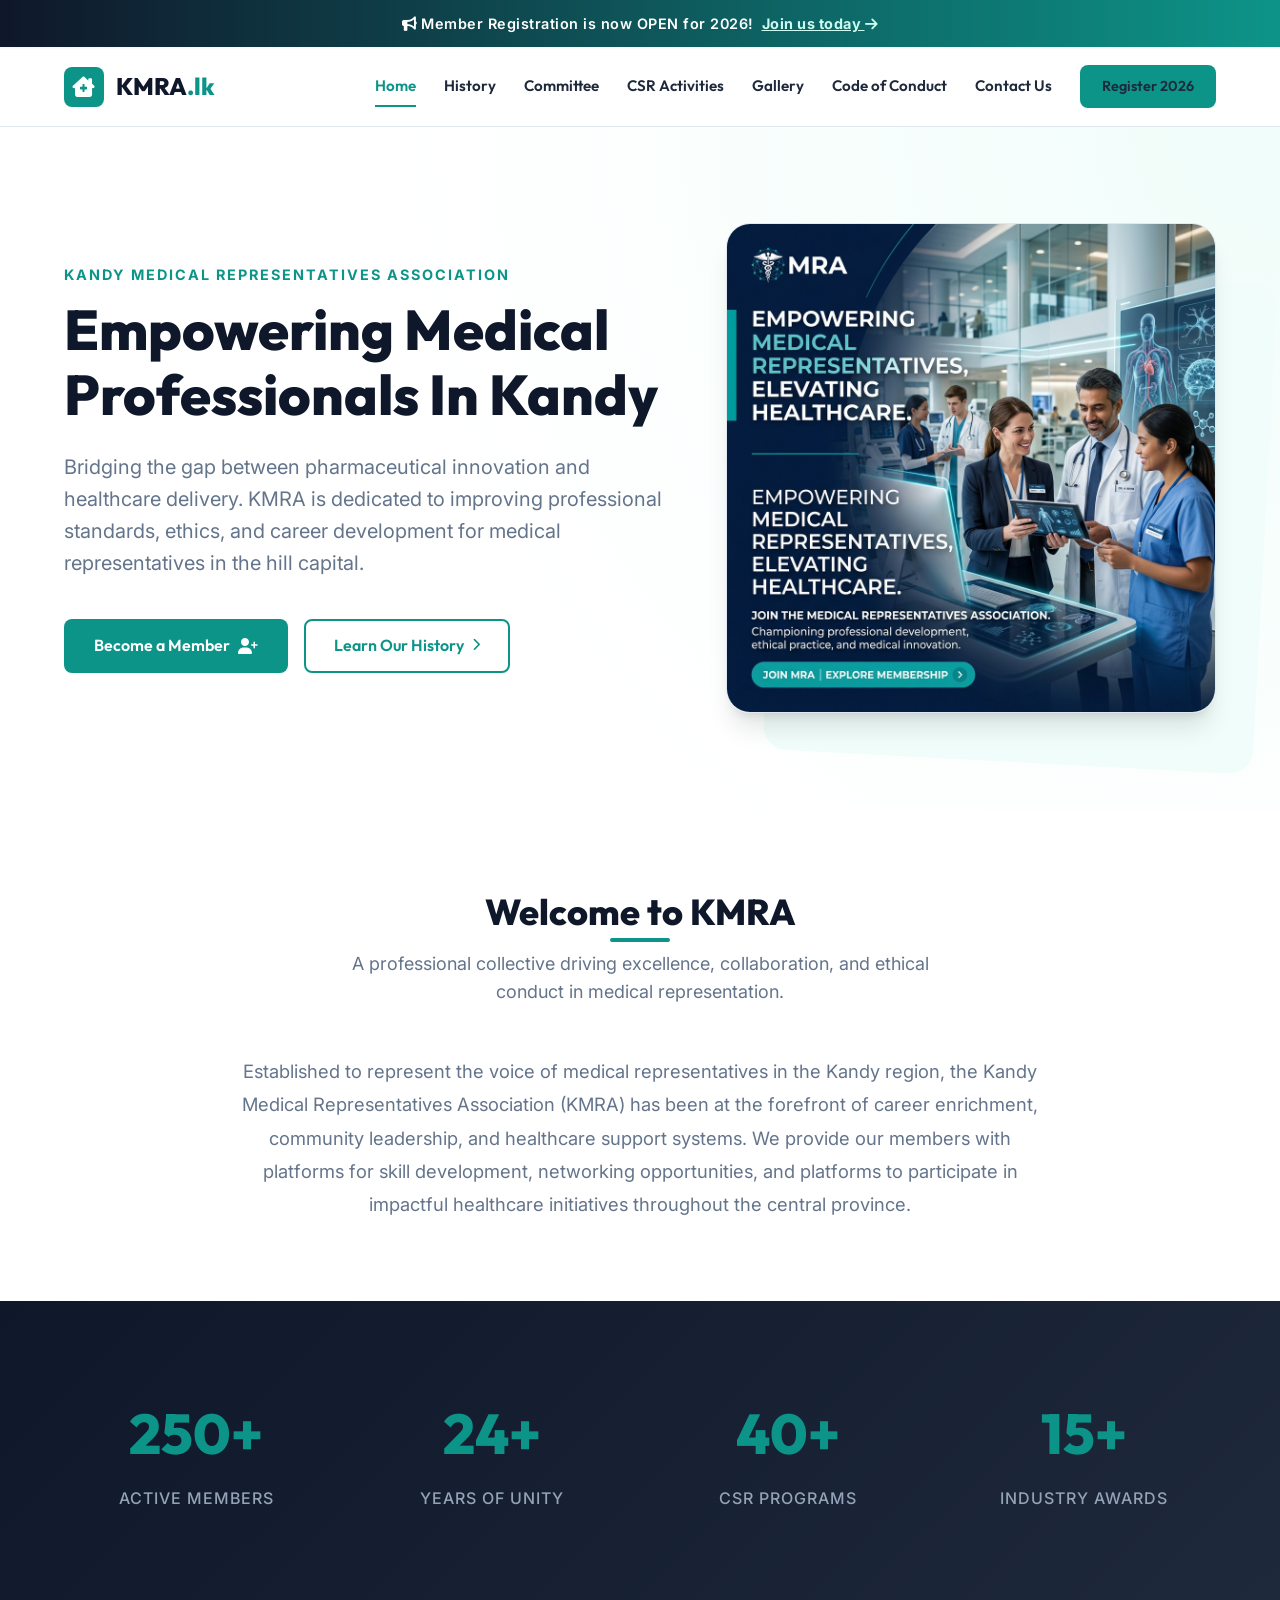
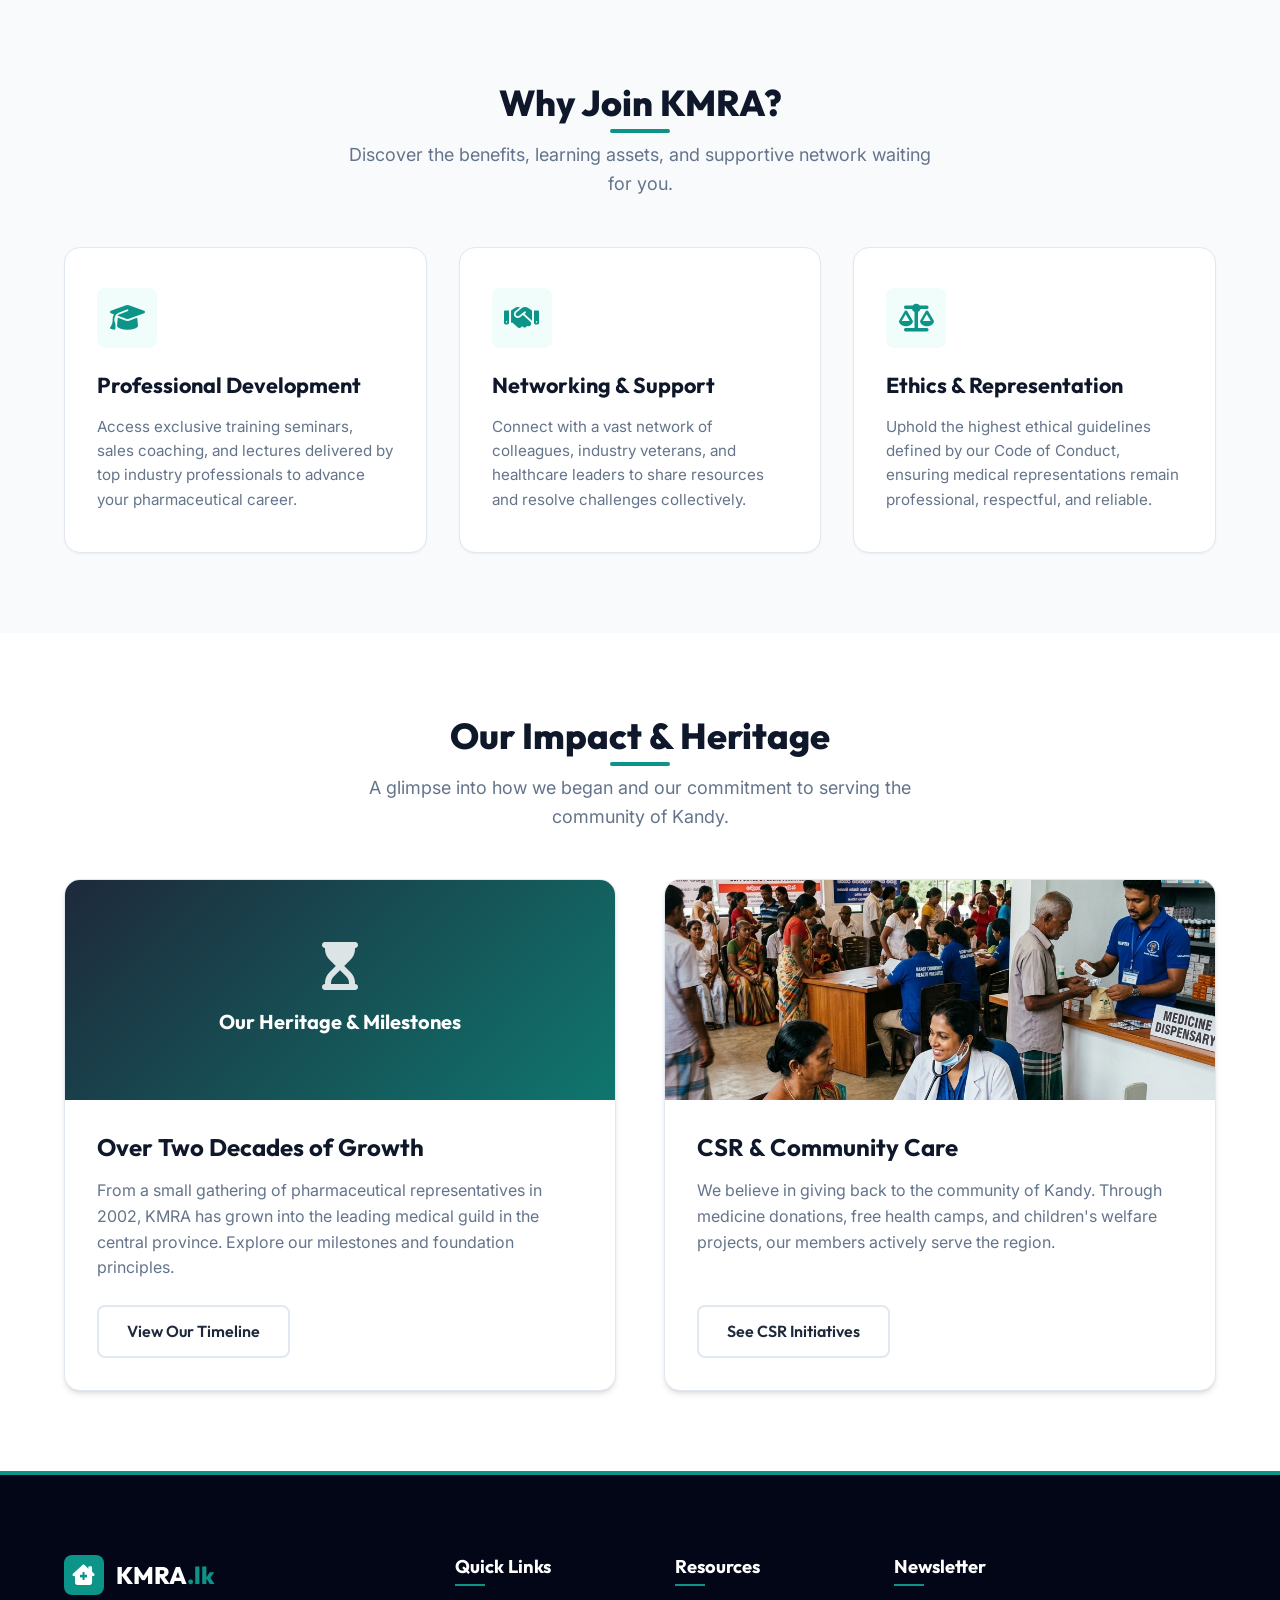
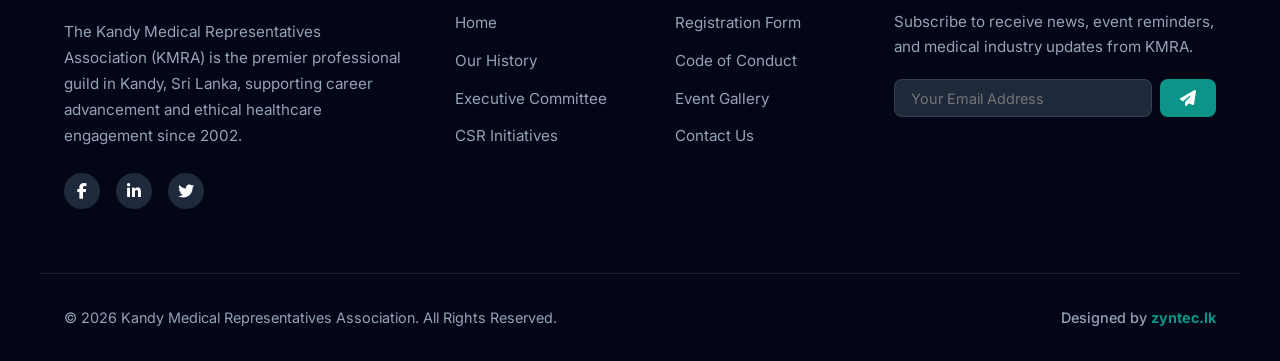
<file: index.html>
<!DOCTYPE html>
<html lang="en">
<head>
  <meta charset="UTF-8">
  <meta name="viewport" content="width=device-width, initial-scale=1.0">
  <title>Home | Kandy Medical Representatives Association (KMRA)</title>
  <meta name="description" content="Welcome to the official website of the Kandy Medical Representatives Association (KMRA). Connecting, empowering, and leading medical representatives in Kandy since 2002.">
  <!-- Stylesheets -->
  <link rel="stylesheet" href="css/style.css">
  <!-- FontAwesome Icons -->
  <link rel="stylesheet" href="https://cdnjs.cloudflare.com/ajax/libs/font-awesome/6.4.0/css/all.min.css">
</head>
<body>

  <!-- Top Announcement Banner -->
  <div class="announcement-banner">
    <span><i class="fa-solid fa-bullhorn"></i> Member Registration is now OPEN for 2026!</span>
    <a href="register.html">Join us today <i class="fa-solid fa-arrow-right"></i></a>
  </div>

  <!-- Global Header -->
  <header class="main-header">
    <div class="container header-container">
      <a href="index.html" class="logo" id="headerLogo">
        <div class="logo-icon">
          <i class="fa-solid fa-house-chimney-medical"></i>
        </div>
        <div class="logo-text">KMRA<span>.lk</span></div>
      </a>

      <!-- Desktop & Mobile Menu -->
      <button class="mobile-toggle" aria-label="Toggle Menu">
        <span></span>
        <span></span>
        <span></span>
      </button>

      <nav>
        <ul class="nav-links">
          <li><a href="index.html">Home</a></li>
          <li><a href="history.html">History</a></li>
          <li><a href="committee.html">Committee</a></li>
          <li><a href="csr.html">CSR Activities</a></li>
          <li><a href="gallery.html">Gallery</a></li>
          <li><a href="conduct.html">Code of Conduct</a></li>
          <li><a href="contact.html">Contact Us</a></li>
          <li><a href="register.html" class="btn btn-primary" style="padding: 0.5rem 1.25rem; font-size: 0.9rem;">Register 2026</a></li>
        </ul>
      </nav>
    </div>
  </header>

  <!-- Main Hero Section -->
  <section class="hero">
    <div class="container hero-grid">
      <div class="hero-content reveal">
        <span class="text-accent" style="font-weight: 700; text-transform: uppercase; letter-spacing: 2px; font-size: 0.9rem; display: block; margin-bottom: 0.75rem;">Kandy Medical Representatives Association</span>
        <h1>Empowering Medical Professionals In Kandy</h1>
        <p>Bridging the gap between pharmaceutical innovation and healthcare delivery. KMRA is dedicated to improving professional standards, ethics, and career development for medical representatives in the hill capital.</p>
        <div class="hero-buttons">
          <a href="register.html" class="btn btn-primary" id="heroRegisterBtn">Become a Member <i class="fa-solid fa-user-plus" style="margin-left: 0.5rem;"></i></a>
          <a href="history.html" class="btn btn-secondary">Learn Our History <i class="fa-solid fa-chevron-right" style="margin-left: 0.5rem; font-size: 0.8rem;"></i></a>
        </div>
      </div>
      <div class="hero-image-wrapper reveal" style="transition-delay: 0.2s;">
        <img src="images/hero_img.png" alt="Medical Representatives Collaborating in Kandy" class="hero-image" width="600" height="400">
      </div>
    </div>
  </section>

  <!-- Introduction Welcome Section -->
  <section class="section welcome-section">
    <div class="container reveal">
      <h2 class="section-title">Welcome to KMRA</h2>
      <p class="section-subtitle">A professional collective driving excellence, collaboration, and ethical conduct in medical representation.</p>
      <div class="welcome-content">
        <p>Established to represent the voice of medical representatives in the Kandy region, the Kandy Medical Representatives Association (KMRA) has been at the forefront of career enrichment, community leadership, and healthcare support systems. We provide our members with platforms for skill development, networking opportunities, and platforms to participate in impactful healthcare initiatives throughout the central province.</p>
      </div>
    </div>
  </section>

  <!-- Quick Stats / Numbers Grid -->
  <section class="stats">
    <div class="container stats-grid">
      <div class="stat-item reveal">
        <span class="stat-number">250+</span>
        <span class="stat-label">Active Members</span>
      </div>
      <div class="stat-item reveal" style="transition-delay: 0.1s;">
        <span class="stat-number">24+</span>
        <span class="stat-label">Years of Unity</span>
      </div>
      <div class="stat-item reveal" style="transition-delay: 0.2s;">
        <span class="stat-number">40+</span>
        <span class="stat-label">CSR Programs</span>
      </div>
      <div class="stat-item reveal" style="transition-delay: 0.3s;">
        <span class="stat-number">15+</span>
        <span class="stat-label">Industry Awards</span>
      </div>
    </div>
  </section>

  <!-- Quick Features Grid -->
  <section class="section section-bg">
    <div class="container">
      <div class="text-center reveal">
        <h2 class="section-title">Why Join KMRA?</h2>
        <p class="section-subtitle">Discover the benefits, learning assets, and supportive network waiting for you.</p>
      </div>
      <div class="features-grid">
        <div class="feature-card reveal">
          <div class="feature-icon">
            <i class="fa-solid fa-graduation-cap"></i>
          </div>
          <h3>Professional Development</h3>
          <p>Access exclusive training seminars, sales coaching, and lectures delivered by top industry professionals to advance your pharmaceutical career.</p>
        </div>
        <div class="feature-card reveal" style="transition-delay: 0.1s;">
          <div class="feature-icon">
            <i class="fa-solid fa-handshake"></i>
          </div>
          <h3>Networking & Support</h3>
          <p>Connect with a vast network of colleagues, industry veterans, and healthcare leaders to share resources and resolve challenges collectively.</p>
        </div>
        <div class="feature-card reveal" style="transition-delay: 0.2s;">
          <div class="feature-icon">
            <i class="fa-solid fa-scale-balanced"></i>
          </div>
          <h3>Ethics & Representation</h3>
          <p>Uphold the highest ethical guidelines defined by our Code of Conduct, ensuring medical representations remain professional, respectful, and reliable.</p>
        </div>
      </div>
    </div>
  </section>

  <!-- Preview Sections / Teasers -->
  <section class="section">
    <div class="container">
      <div class="text-center reveal">
        <h2 class="section-title">Our Impact & Heritage</h2>
        <p class="section-subtitle">A glimpse into how we began and our commitment to serving the community of Kandy.</p>
      </div>
      <div class="teasers-grid">
        <!-- History Teaser -->
        <div class="teaser-card reveal">
          <div class="teaser-img-placeholder">
            <div class="svg-pattern-placeholder">
              <i class="fa-solid fa-hourglass-start"></i>
              <span>Our Heritage & Milestones</span>
            </div>
          </div>
          <div class="teaser-content">
            <div>
              <h3>Over Two Decades of Growth</h3>
              <p>From a small gathering of pharmaceutical representatives in 2002, KMRA has grown into the leading medical guild in the central province. Explore our milestones and foundation principles.</p>
            </div>
            <a href="history.html" class="btn btn-outline" style="align-self: flex-start;">View Our Timeline</a>
          </div>
        </div>

        <!-- CSR Teaser -->
        <div class="teaser-card reveal" style="transition-delay: 0.15s;">
          <div class="teaser-img-placeholder">
            <!-- Reuse our high-quality health event image for a rich aesthetic -->
            <img src="images/csr_health.png" alt="KMRA Community Outreach" style="width: 100%; height: 100%; object-fit: cover;">
          </div>
          <div class="teaser-content">
            <div>
              <h3>CSR & Community Care</h3>
              <p>We believe in giving back to the community of Kandy. Through medicine donations, free health camps, and children's welfare projects, our members actively serve the region.</p>
            </div>
            <a href="csr.html" class="btn btn-outline" style="align-self: flex-start;">See CSR Initiatives</a>
          </div>
        </div>
      </div>
    </div>
  </section>

  <!-- Global Footer -->
  <footer class="main-footer">
    <div class="container footer-grid">
      <div class="footer-about">
        <a href="index.html" class="logo">
          <div class="logo-icon">
            <i class="fa-solid fa-house-chimney-medical"></i>
          </div>
          <div class="logo-text">KMRA<span>.lk</span></div>
        </a>
        <p>The Kandy Medical Representatives Association (KMRA) is the premier professional guild in Kandy, Sri Lanka, supporting career advancement and ethical healthcare engagement since 2002.</p>
        <div class="social-links">
          <a href="#" aria-label="Facebook"><i class="fa-brands fa-facebook-f"></i></a>
          <a href="#" aria-label="LinkedIn"><i class="fa-brands fa-linkedin-in"></i></a>
          <a href="#" aria-label="Twitter"><i class="fa-brands fa-twitter"></i></a>
        </div>
      </div>

      <div class="footer-section">
        <h4 class="footer-heading">Quick Links</h4>
        <ul class="footer-links">
          <li><a href="index.html">Home</a></li>
          <li><a href="history.html">Our History</a></li>
          <li><a href="committee.html">Executive Committee</a></li>
          <li><a href="csr.html">CSR Initiatives</a></li>
        </ul>
      </div>

      <div class="footer-section">
        <h4 class="footer-heading">Resources</h4>
        <ul class="footer-links">
          <li><a href="register.html">Registration Form</a></li>
          <li><a href="conduct.html">Code of Conduct</a></li>
          <li><a href="gallery.html">Event Gallery</a></li>
          <li><a href="contact.html">Contact Us</a></li>
        </ul>
      </div>

      <div class="footer-newsletter">
        <h4 class="footer-heading">Newsletter</h4>
        <p>Subscribe to receive news, event reminders, and medical industry updates from KMRA.</p>
        <form id="newsletterForm" class="newsletter-form">
          <input type="email" placeholder="Your Email Address" required aria-label="Email Address">
          <button type="submit" aria-label="Subscribe"><i class="fa-solid fa-paper-plane"></i></button>
        </form>
      </div>
    </div>

    <div class="container footer-bottom">
      <p>&copy; 2026 Kandy Medical Representatives Association. All Rights Reserved.</p>
      <div class="designer-credit">
        Designed by <a href="https://zyntec.lk" target="_blank" rel="noopener noreferrer">zyntec.lk</a>
      </div>
    </div>
  </footer>

  <!-- Scripts -->
  <script src="js/main.js"></script>
</body>
</html>
</file>
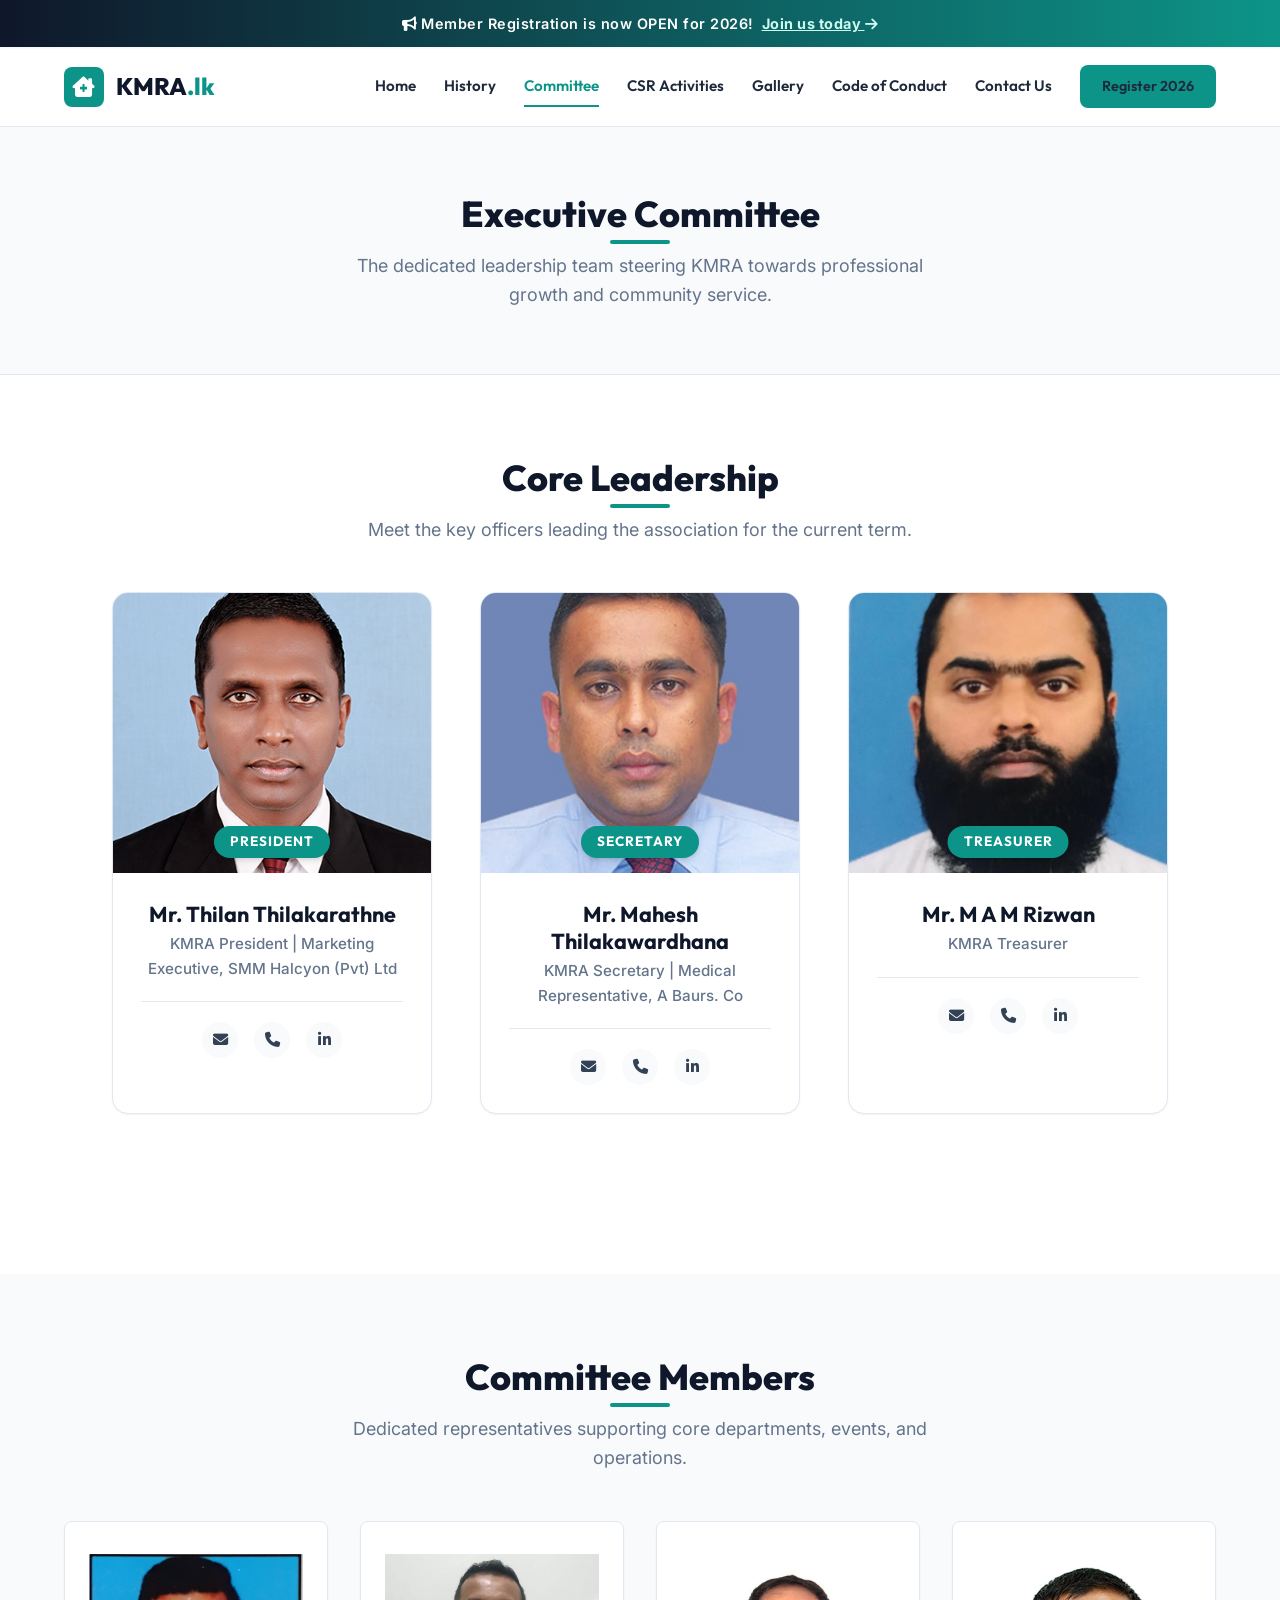
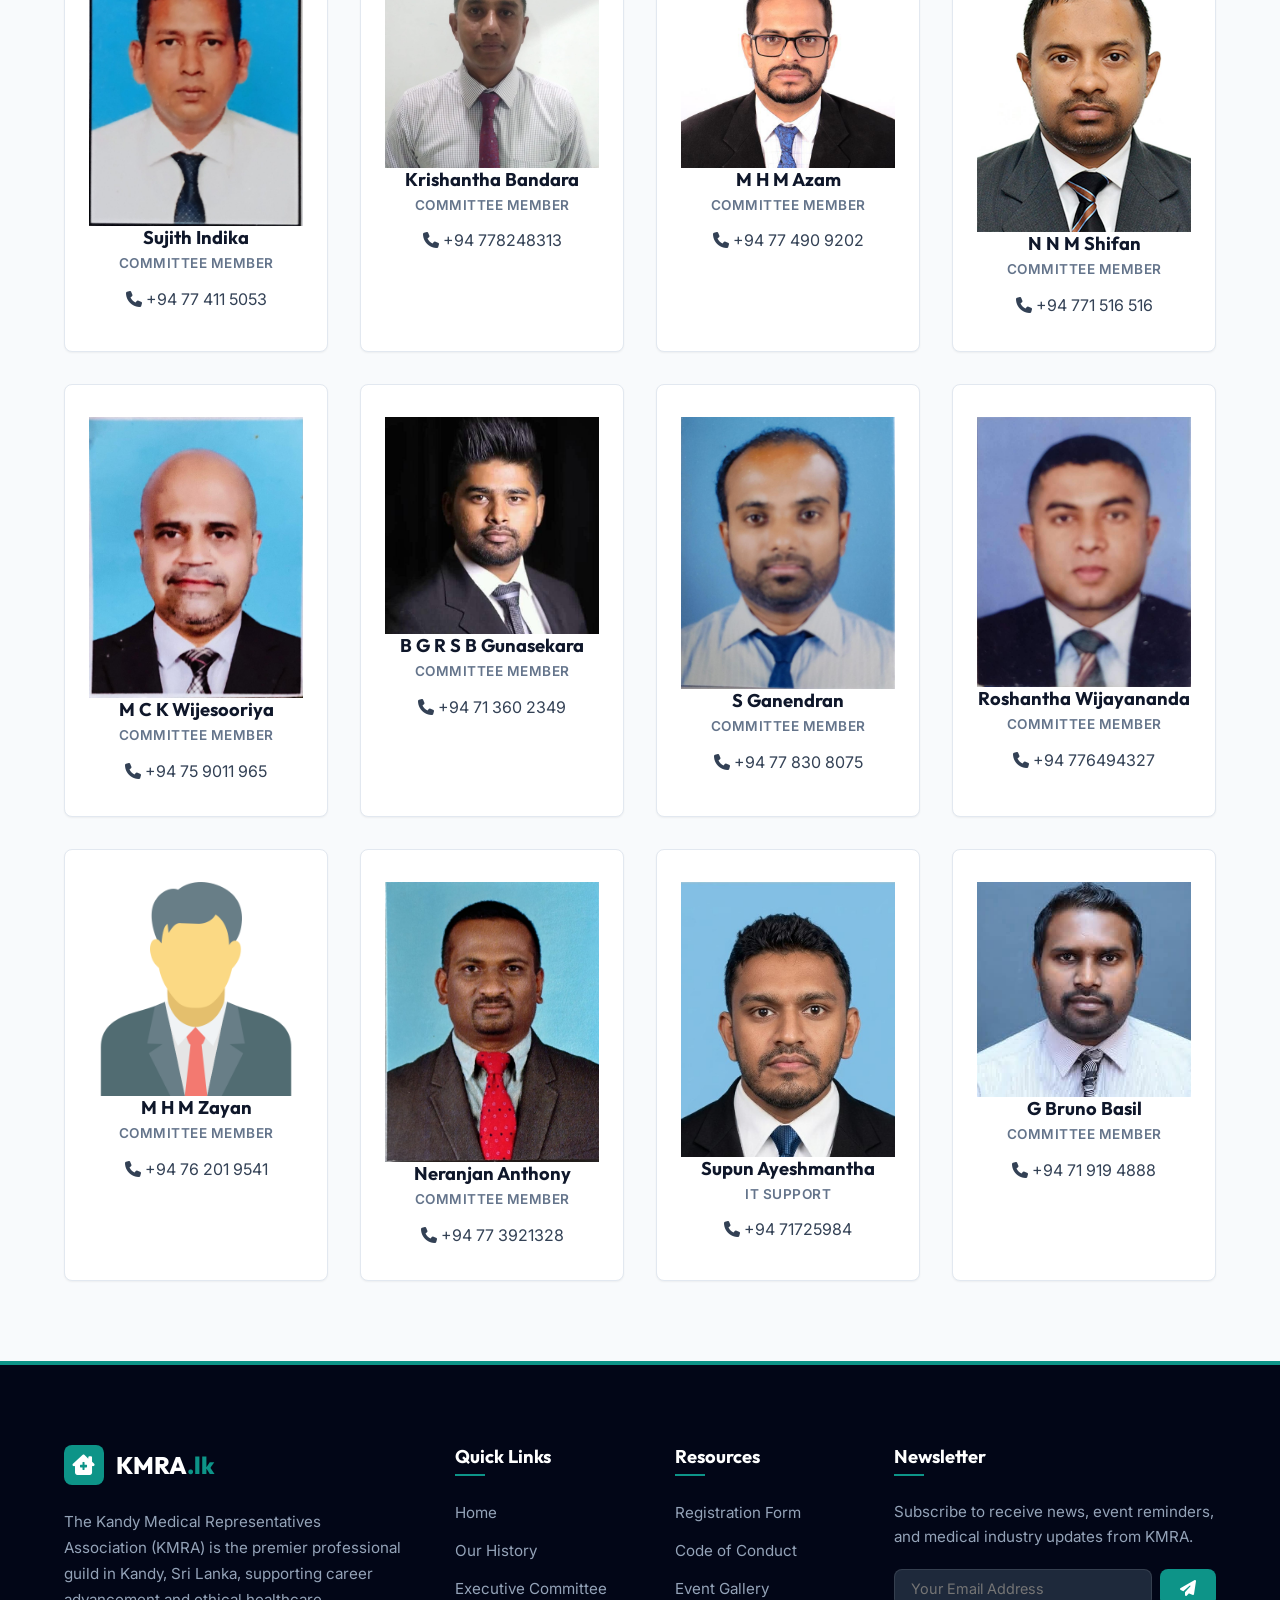
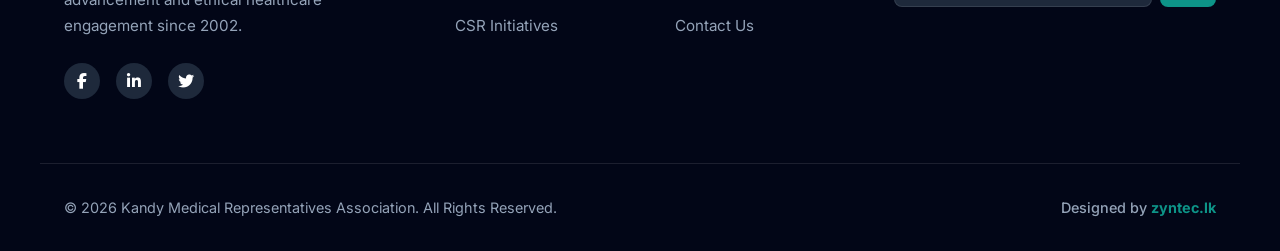
<file: committee.html>
<!DOCTYPE html>
<html lang="en">
<head>
  <meta charset="UTF-8">
  <meta name="viewport" content="width=device-width, initial-scale=1.0">
  <title>Executive Committee | Kandy Medical Representatives Association (KMRA)</title>
  <meta name="description" content="Meet the Executive Committee of the Kandy Medical Representatives Association (KMRA). Core leadership and committee members guiding our professional collective in 2026.">
  <!-- Stylesheets -->
  <link rel="stylesheet" href="css/style.css">
  <!-- FontAwesome Icons -->
  <link rel="stylesheet" href="https://cdnjs.cloudflare.com/ajax/libs/font-awesome/6.4.0/css/all.min.css">
</head>
<body>

  <!-- Top Announcement Banner -->
  <div class="announcement-banner">
    <span><i class="fa-solid fa-bullhorn"></i> Member Registration is now OPEN for 2026!</span>
    <a href="register.html">Join us today <i class="fa-solid fa-arrow-right"></i></a>
  </div>

  <!-- Global Header -->
  <header class="main-header">
    <div class="container header-container">
      <a href="index.html" class="logo" id="headerLogo">
        <div class="logo-icon">
          <i class="fa-solid fa-house-chimney-medical"></i>
        </div>
        <div class="logo-text">KMRA<span>.lk</span></div>
      </a>

      <!-- Desktop & Mobile Menu -->
      <button class="mobile-toggle" aria-label="Toggle Menu">
        <span></span>
        <span></span>
        <span></span>
      </button>

      <nav>
        <ul class="nav-links">
          <li><a href="index.html">Home</a></li>
          <li><a href="history.html">History</a></li>
          <li><a href="committee.html">Committee</a></li>
          <li><a href="csr.html">CSR Activities</a></li>
          <li><a href="gallery.html">Gallery</a></li>
          <li><a href="conduct.html">Code of Conduct</a></li>
          <li><a href="contact.html">Contact Us</a></li>
          <li><a href="register.html" class="btn btn-primary" style="padding: 0.5rem 1.25rem; font-size: 0.9rem;">Register 2026</a></li>
        </ul>
      </nav>
    </div>
  </header>

  <!-- Page Title Banner -->
  <section class="section section-bg" style="padding: 4rem 0; border-bottom: 1px solid var(--neutral-border);">
    <div class="container text-center reveal">
      <h1 class="section-title">Executive Committee</h1>
      <p class="section-subtitle" style="margin-bottom: 0;">The dedicated leadership team steering KMRA towards professional growth and community service.</p>
    </div>
  </section>

  <!-- Leadership Row (President, Secretary, Treasurer) -->
  <section class="section">
    <div class="container">
      <div class="text-center reveal">
        <h2 class="section-title">Core Leadership</h2>
        <p class="section-subtitle">Meet the key officers leading the association for the current term.</p>
      </div>

      <div class="leadership-row">
        <!-- President Card -->
        <div class="profile-card reveal">
          <div class="profile-img-container">
            <img src="images/president.png" alt="Mr. Thilan Thilakarathne - KMRA President">
            <span class="profile-role-badge">President</span>
          </div>
          <div class="profile-info">
            <h3 class="profile-name">Mr. Thilan Thilakarathne</h3>
            <p class="profile-title">KMRA President | Marketing Executive, SMM Halcyon (Pvt) Ltd</p>
            <div class="profile-contact-links">
              <a href="mailto:president@kmra.lk" aria-label="Email President"><i class="fa-solid fa-envelope"></i></a>
              <a href="tel:+94812345671" aria-label="Phone President"><i class="fa-solid fa-phone"></i></a>
              <a href="#" aria-label="LinkedIn President"><i class="fa-brands fa-linkedin-in"></i></a>
            </div>
          </div>
        </div>

        <!-- Secretary Card -->
        <div class="profile-card reveal" style="transition-delay: 0.15s;">
          <div class="profile-img-container">
            <img src="images/secretary.png" alt="Mr. Mahesh Thilakawardhana - KMRA Secretary">
            <span class="profile-role-badge">Secretary</span>
          </div>
          <div class="profile-info">
            <h3 class="profile-name">Mr. Mahesh Thilakawardhana</h3>
            <p class="profile-title">KMRA Secretary | Medical Representative, A Baurs. Co</p>
            <div class="profile-contact-links">
              <a href="mailto:secretary@kmra.lk" aria-label="Email Secretary"><i class="fa-solid fa-envelope"></i></a>
              <a href="tel:+94812345672" aria-label="Phone Secretary"><i class="fa-solid fa-phone"></i></a>
              <a href="#" aria-label="LinkedIn Secretary"><i class="fa-brands fa-linkedin-in"></i></a>
            </div>
          </div>
        </div>

        <!-- Treasurer Card -->
        <div class="profile-card reveal" style="transition-delay: 0.3s;">
          <div class="profile-img-container">
            <img src="images/treasurer.png" alt="Mr. M A M Rizwan - KMRA Treasurer">
            <span class="profile-role-badge">Treasurer</span>
          </div>
          <div class="profile-info">
            <h3 class="profile-name">Mr. M A M Rizwan</h3>
            <p class="profile-title">KMRA Treasurer</p>
            <div class="profile-contact-links">
              <a href="mailto:treasurer@kmra.lk" aria-label="Email Treasurer"><i class="fa-solid fa-envelope"></i></a>
              <a href="tel:+94812345673" aria-label="Phone Treasurer"><i class="fa-solid fa-phone"></i></a>
              <a href="#" aria-label="LinkedIn Treasurer"><i class="fa-brands fa-linkedin-in"></i></a>
            </div>
          </div>
        </div>
      </div>
    </div>
  </section>

  <!-- Committee Members Grid -->
  <section class="section section-bg">
    <div class="container">
      <div class="text-center reveal">
        <h2 class="section-title">Committee Members</h2>
        <p class="section-subtitle">Dedicated representatives supporting core departments, events, and operations.</p>
      </div>

      <div class="committee-grid">
        <!-- Card 1 -->
        <div class="committee-card reveal">
          <div class="committee-img-container">
            <img src="images/committee/sujith.jpeg" alt="Sujith Indika - KMRA Committee Member" loading="lazy">
          </div>
          <div class="committee-info">
            <h4>Sujith Indika</h4>
            <p>Committee Member</p>
            <div class="committee-contact">
              <a href="tel:+94812345674" aria-label="Call Sujith Indika"><i class="fa-solid fa-phone"></i> +94 77 411 5053</a>
            </div>
          </div>
        </div>


        <!-- Card 3 -->
        <div class="committee-card reveal" style="transition-delay: 0.1s;">
          <div class="committee-img-container">
            <img src="images/committee/krishantha.jpeg" alt="Krishantha Bandara - KMRA Committee Member" loading="lazy">
          </div>
          <div class="committee-info">
            <h4>Krishantha Bandara</h4>
            <p>Committee Member</p>
            <div class="committee-contact">
              <a href="tel:+94812345676" aria-label="Call Krishantha Bandara"><i class="fa-solid fa-phone"></i> +94 778248313</a>
            </div>
          </div>
        </div>

        <!-- Card 4 -->
        <div class="committee-card reveal" style="transition-delay: 0.15s;">
          <div class="committee-img-container">
            <img src="images/committee/azam.jpeg" alt="M H M Azam - KMRA Committee Member" loading="lazy">
          </div>
          <div class="committee-info">
            <h4>M H M Azam</h4>
            <p>Committee Member</p>
            <div class="committee-contact">
              <a href="tel:+94812345677" aria-label="Call M H M Azam"><i class="fa-solid fa-phone"></i> +94 77 490 9202</a>
            </div>
          </div>
        </div>

        <!-- Card 5 -->
        <div class="committee-card reveal" style="transition-delay: 0.2s;">
          <div class="committee-img-container">
            <img src="images/committee/shifan.jpeg" alt="N M Shifan - KMRA Committee Member" loading="lazy">
          </div>
          <div class="committee-info">
            <h4>N N M Shifan</h4>
            <p>Committee Member</p>
            <div class="committee-contact">
              <a href="tel:+94812345678" aria-label="Call N M Shifan"><i class="fa-solid fa-phone"></i> +94 771 516 516</a>
            </div>
          </div>
        </div>

        <!-- Card 6 -->
        <div class="committee-card reveal" style="transition-delay: 0.25s;">
          <div class="committee-img-container">
            <img src="images/committee/chandana.jpeg" alt="M C K Wijesooriya - KMRA Committee Member" loading="lazy">
          </div>
          <div class="committee-info">
            <h4>M C K Wijesooriya</h4>
            <p>Committee Member</p>
            <div class="committee-contact">
              <a href="tel:+94812345679" aria-label="Call M C K Wijesooriya"><i class="fa-solid fa-phone"></i> +94 75 9011 965</a>
            </div>
          </div>
        </div>

        <!-- Card 7 -->
        <div class="committee-card reveal" style="transition-delay: 0.3s;">
          <div class="committee-img-container">
            <img src="images/committee/sameera.jpeg" alt="B G R S B Gunasekara - KMRA Committee Member" loading="lazy">
          </div>
          <div class="committee-info">
            <h4>B G R S B Gunasekara</h4>
            <p>Committee Member</p>
            <div class="committee-contact">
              <a href="tel:+94812345680" aria-label="Call B G R S B Gunasekara"><i class="fa-solid fa-phone"></i> +94 71 360 2349</a>
            </div>
          </div>
        </div>

        <!-- Card 8 -->
        <div class="committee-card reveal" style="transition-delay: 0.35s;">
          <div class="committee-img-container">
            <img src="images/committee/ganendran.jpeg" alt="S Ganendran - KMRA Committee Member" loading="lazy">
          </div>
          <div class="committee-info">
            <h4>S Ganendran</h4>
            <p>Committee Member</p>
            <div class="committee-contact">
              <a href="tel:+94812345681" aria-label="Call S Ganendran"><i class="fa-solid fa-phone"></i> +94 77 830 8075</a>
            </div>
          </div>
        </div>

        <!-- Card 9 -->
        <div class="committee-card reveal" style="transition-delay: 0.4s;">
          <div class="committee-img-container">
            <img src="images/committee/roshanth.jpeg" alt="Roshantha Wijayananda - KMRA Committee Member" loading="lazy">
          </div>
          <div class="committee-info">
            <h4>Roshantha Wijayananda</h4>
            <p>Committee Member</p>
            <div class="committee-contact">
              <a href="tel:+94812345682" aria-label="Call Roshantha Wijayananda"><i class="fa-solid fa-phone"></i> +94 776494327</a>
            </div>
          </div>
        </div>

        <!-- Card 10 -->
        <div class="committee-card reveal" style="transition-delay: 0.45s;">
          <div class="committee-img-container">
            <img src="images/committee/secretary.png" alt="M H M Zayan - KMRA Committee Member" loading="lazy">
          </div>
          <div class="committee-info">
            <h4>M H M Zayan</h4>
            <p>Committee Member</p>
            <div class="committee-contact">
              <a href="tel:+94812345683" aria-label="Call M H M Zayan"><i class="fa-solid fa-phone"></i> +94 76 201 9541</a>
            </div>
          </div>
        </div>

        <!-- Card 11 -->
        <div class="committee-card reveal" style="transition-delay: 0.5s;">
          <div class="committee-img-container">
            <img src="images/committee/neranjan.jpeg" alt="Neranjan Anthony - KMRA Committee Member" loading="lazy">
          </div>
          <div class="committee-info">
            <h4>Neranjan Anthony</h4>
            <p>Committee Member</p>
            <div class="committee-contact">
              <a href="tel:+94812345684" aria-label="Call Neranjan Anthony"><i class="fa-solid fa-phone"></i> +94 77 3921328</a>
            </div>
          </div>
        </div>

        
        <!-- Card 2 -->
        <div class="committee-card reveal" style="transition-delay: 0.05s;">
          <div class="committee-img-container">
            <img src="images/committee/supun.jpeg" alt="Supun Ayeshmantha - KMRA Committee Member" loading="lazy">
          </div>
          <div class="committee-info">
            <h4>Supun Ayeshmantha</h4>
            <p>IT Support</p>
            <div class="committee-contact">
              <a href="tel:+94812345675" aria-label="Call Supun Ayeshmantha"><i class="fa-solid fa-phone"></i> +94 71725984</a>
            </div>
          </div>
        </div>

        <!-- Card 12 -->
        <div class="committee-card reveal" style="transition-delay: 0.55s;">
          <div class="committee-img-container">
            <img src="images/committee/bruno.jpeg" alt="G Bruno Basil - KMRA Committee Member" loading="lazy">
          </div>
          <div class="committee-info">
            <h4>G Bruno Basil</h4>
            <p>Committee Member</p>
            <div class="committee-contact">
              <a href="tel:+94812345685" aria-label="Call G Bruno Basil"><i class="fa-solid fa-phone"></i> +94 71 919 4888</a>
            </div>
          </div>
        </div>
      </div>
    </div>
  </section>

  <!-- Global Footer -->
  <footer class="main-footer">
    <div class="container footer-grid">
      <div class="footer-about">
        <a href="index.html" class="logo">
          <div class="logo-icon">
            <i class="fa-solid fa-house-chimney-medical"></i>
          </div>
          <div class="logo-text">KMRA<span>.lk</span></div>
        </a>
        <p>The Kandy Medical Representatives Association (KMRA) is the premier professional guild in Kandy, Sri Lanka, supporting career advancement and ethical healthcare engagement since 2002.</p>
        <div class="social-links">
          <a href="#" aria-label="Facebook"><i class="fa-brands fa-facebook-f"></i></a>
          <a href="#" aria-label="LinkedIn"><i class="fa-brands fa-linkedin-in"></i></a>
          <a href="#" aria-label="Twitter"><i class="fa-brands fa-twitter"></i></a>
        </div>
      </div>

      <div class="footer-section">
        <h4 class="footer-heading">Quick Links</h4>
        <ul class="footer-links">
          <li><a href="index.html">Home</a></li>
          <li><a href="history.html">Our History</a></li>
          <li><a href="committee.html">Executive Committee</a></li>
          <li><a href="csr.html">CSR Initiatives</a></li>
        </ul>
      </div>

      <div class="footer-section">
        <h4 class="footer-heading">Resources</h4>
        <ul class="footer-links">
          <li><a href="register.html">Registration Form</a></li>
          <li><a href="conduct.html">Code of Conduct</a></li>
          <li><a href="gallery.html">Event Gallery</a></li>
          <li><a href="contact.html">Contact Us</a></li>
        </ul>
      </div>

      <div class="footer-newsletter">
        <h4 class="footer-heading">Newsletter</h4>
        <p>Subscribe to receive news, event reminders, and medical industry updates from KMRA.</p>
        <form id="newsletterForm" class="newsletter-form">
          <input type="email" placeholder="Your Email Address" required aria-label="Email Address">
          <button type="submit" aria-label="Subscribe"><i class="fa-solid fa-paper-plane"></i></button>
        </form>
      </div>
    </div>

    <div class="container footer-bottom">
      <p>&copy; 2026 Kandy Medical Representatives Association. All Rights Reserved.</p>
      <div class="designer-credit">
        Designed by <a href="https://zyntec.lk" target="_blank" rel="noopener noreferrer">zyntec.lk</a>
      </div>
    </div>
  </footer>

  <!-- Scripts -->
  <script src="js/main.js"></script>
</body>
</html>
</file>
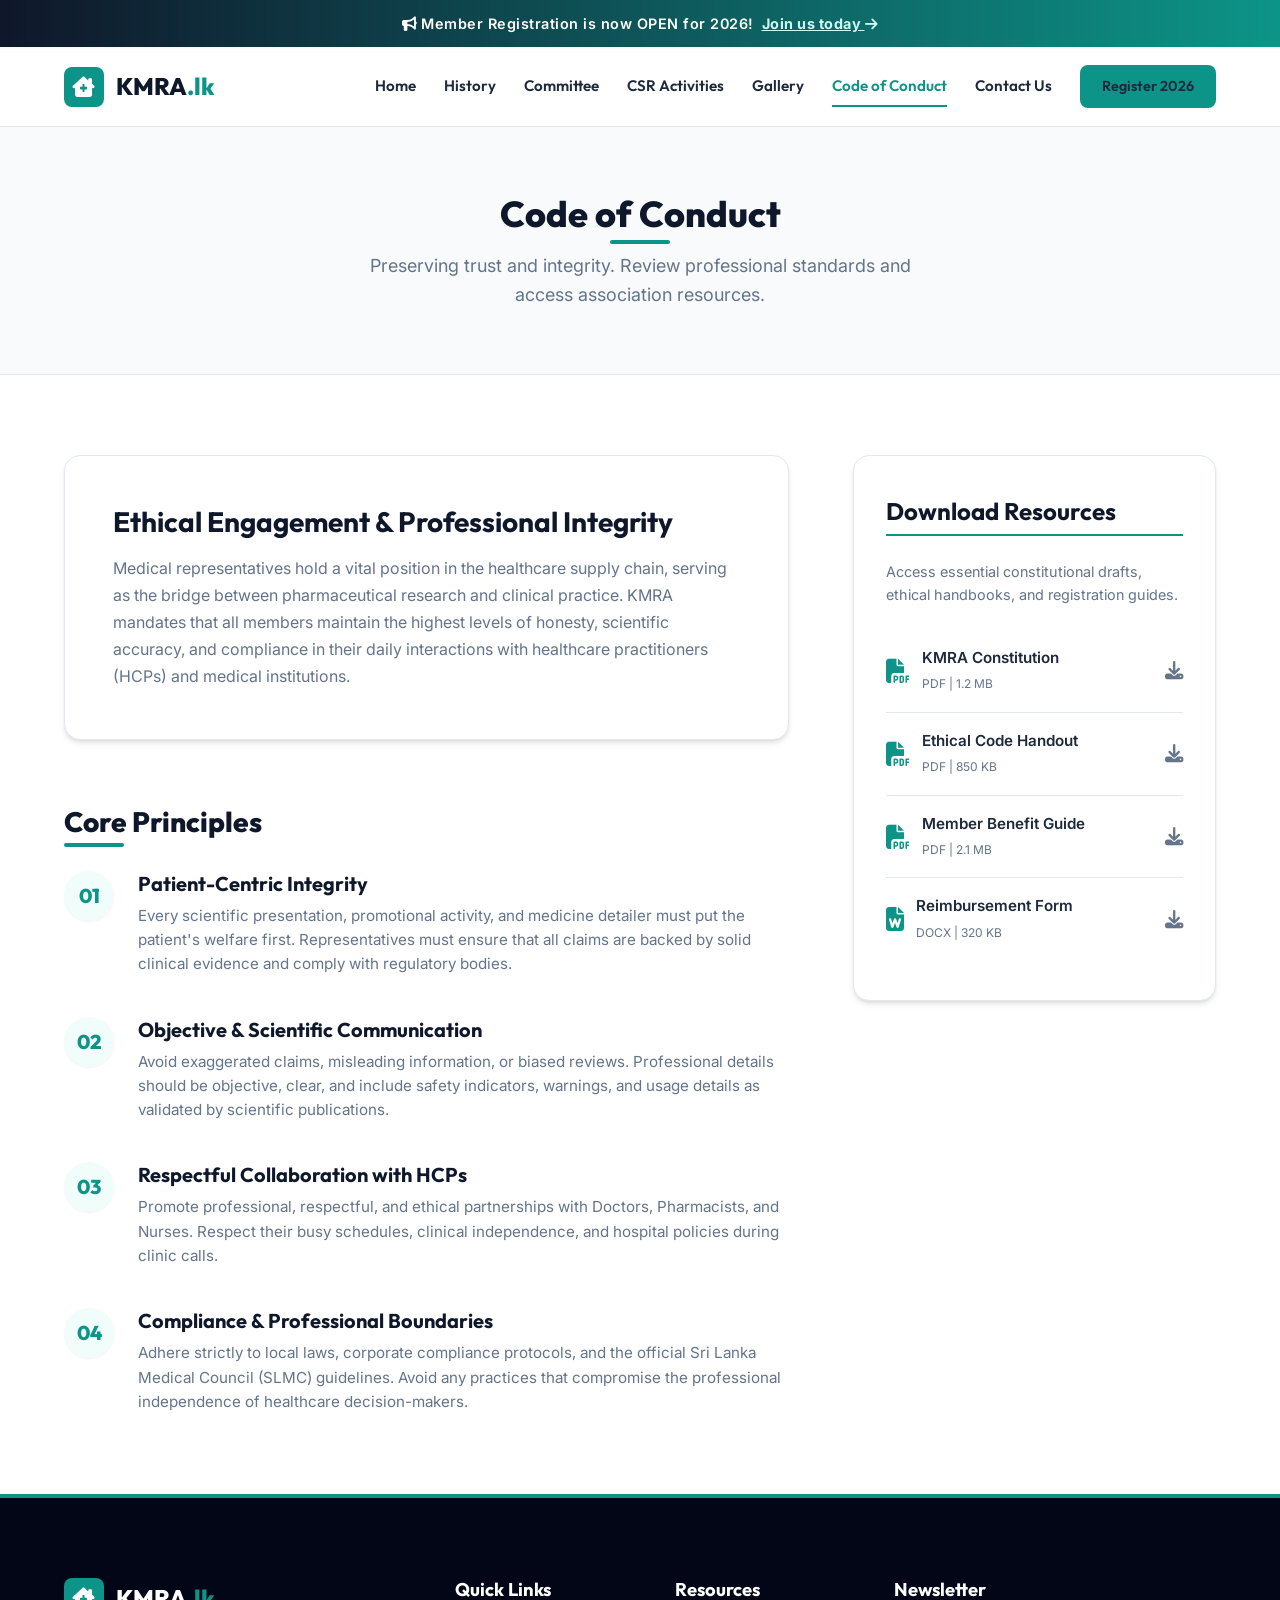
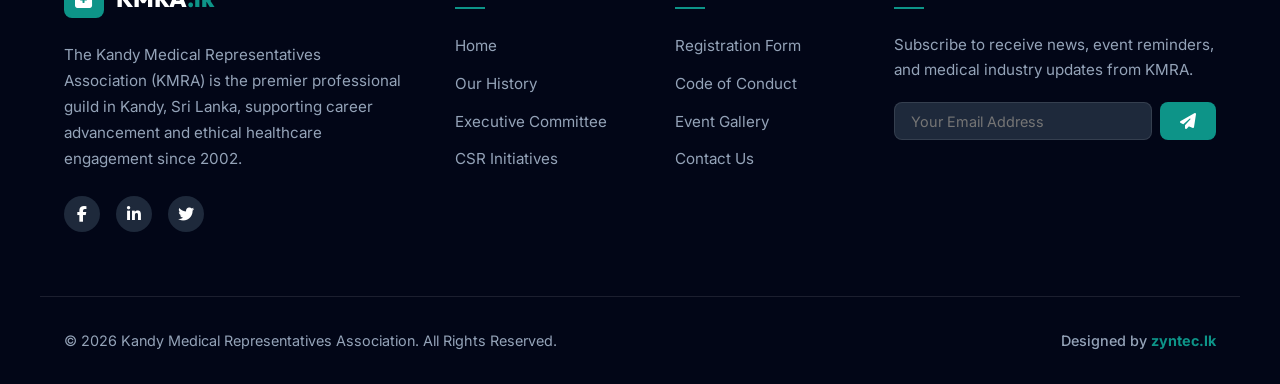
<file: conduct.html>
<!DOCTYPE html>
<html lang="en">
<head>
  <meta charset="UTF-8">
  <meta name="viewport" content="width=device-width, initial-scale=1.0">
  <title>Code of Conduct & Resources | Kandy Medical Representatives Association (KMRA)</title>
  <meta name="description" content="Read the official Code of Conduct, ethical guidelines, and access downloadable resource materials provided by the Kandy Medical Representatives Association (KMRA).">
  <!-- Stylesheets -->
  <link rel="stylesheet" href="css/style.css">
  <!-- FontAwesome Icons -->
  <link rel="stylesheet" href="https://cdnjs.cloudflare.com/ajax/libs/font-awesome/6.4.0/css/all.min.css">
</head>
<body>

  <!-- Top Announcement Banner -->
  <div class="announcement-banner">
    <span><i class="fa-solid fa-bullhorn"></i> Member Registration is now OPEN for 2026!</span>
    <a href="register.html">Join us today <i class="fa-solid fa-arrow-right"></i></a>
  </div>

  <!-- Global Header -->
  <header class="main-header">
    <div class="container header-container">
      <a href="index.html" class="logo" id="headerLogo">
        <div class="logo-icon">
          <i class="fa-solid fa-house-chimney-medical"></i>
        </div>
        <div class="logo-text">KMRA<span>.lk</span></div>
      </a>

      <!-- Desktop & Mobile Menu -->
      <button class="mobile-toggle" aria-label="Toggle Menu">
        <span></span>
        <span></span>
        <span></span>
      </button>

      <nav>
        <ul class="nav-links">
          <li><a href="index.html">Home</a></li>
          <li><a href="history.html">History</a></li>
          <li><a href="committee.html">Committee</a></li>
          <li><a href="csr.html">CSR Activities</a></li>
          <li><a href="gallery.html">Gallery</a></li>
          <li><a href="conduct.html">Code of Conduct</a></li>
          <li><a href="contact.html">Contact Us</a></li>
          <li><a href="register.html" class="btn btn-primary" style="padding: 0.5rem 1.25rem; font-size: 0.9rem;">Register 2026</a></li>
        </ul>
      </nav>
    </div>
  </header>

  <!-- Page Title Banner -->
  <section class="section section-bg" style="padding: 4rem 0; border-bottom: 1px solid var(--neutral-border);">
    <div class="container text-center reveal">
      <h1 class="section-title">Code of Conduct</h1>
      <p class="section-subtitle" style="margin-bottom: 0;">Preserving trust and integrity. Review professional standards and access association resources.</p>
    </div>
  </section>

  <!-- Page Content: Principles + Resources Sidebar -->
  <section class="section">
    <div class="container conduct-grid">
      <!-- Core Principles -->
      <div class="reveal">
        <div class="conduct-intro">
          <h3>Ethical Engagement & Professional Integrity</h3>
          <p style="color: var(--neutral-slate-medium); line-height: 1.7;">Medical representatives hold a vital position in the healthcare supply chain, serving as the bridge between pharmaceutical research and clinical practice. KMRA mandates that all members maintain the highest levels of honesty, scientific accuracy, and compliance in their daily interactions with healthcare practitioners (HCPs) and medical institutions.</p>
        </div>

        <h2 class="section-title align-left" style="font-size: 1.75rem; margin-bottom: 2rem;">Core Principles</h2>
        <div class="conduct-principles">
          <!-- Principle 1 -->
          <div class="principle-item">
            <div class="principle-number">01</div>
            <div class="principle-content">
              <h4>Patient-Centric Integrity</h4>
              <p>Every scientific presentation, promotional activity, and medicine detailer must put the patient's welfare first. Representatives must ensure that all claims are backed by solid clinical evidence and comply with regulatory bodies.</p>
            </div>
          </div>

          <!-- Principle 2 -->
          <div class="principle-item">
            <div class="principle-number">02</div>
            <div class="principle-content">
              <h4>Objective & Scientific Communication</h4>
              <p>Avoid exaggerated claims, misleading information, or biased reviews. Professional details should be objective, clear, and include safety indicators, warnings, and usage details as validated by scientific publications.</p>
            </div>
          </div>

          <!-- Principle 3 -->
          <div class="principle-item">
            <div class="principle-number">03</div>
            <div class="principle-content">
              <h4>Respectful Collaboration with HCPs</h4>
              <p>Promote professional, respectful, and ethical partnerships with Doctors, Pharmacists, and Nurses. Respect their busy schedules, clinical independence, and hospital policies during clinic calls.</p>
            </div>
          </div>

          <!-- Principle 4 -->
          <div class="principle-item">
            <div class="principle-number">04</div>
            <div class="principle-content">
              <h4>Compliance & Professional Boundaries</h4>
              <p>Adhere strictly to local laws, corporate compliance protocols, and the official Sri Lanka Medical Council (SLMC) guidelines. Avoid any practices that compromise the professional independence of healthcare decision-makers.</p>
            </div>
          </div>
        </div>
      </div>

      <!-- Downloadable Resources Sidebar -->
      <div class="resources-sidebar reveal" style="transition-delay: 0.15s;">
        <h3>Download Resources</h3>
        <p style="color: var(--neutral-slate-medium); font-size: 0.9rem; margin-bottom: 1.5rem;">Access essential constitutional drafts, ethical handbooks, and registration guides.</p>
        
        <ul class="resource-list">
          <!-- Resource Item 1 -->
          <li class="resource-item">
            <div class="resource-info">
              <i class="fa-solid fa-file-pdf"></i>
              <div>
                <span class="resource-title">KMRA Constitution</span>
                <span class="resource-size">PDF | 1.2 MB</span>
              </div>
            </div>
            <a href="#" class="resource-download-btn" aria-label="Download KMRA Constitution"><i class="fa-solid fa-download"></i></a>
          </li>

          <!-- Resource Item 2 -->
          <li class="resource-item">
            <div class="resource-info">
              <i class="fa-solid fa-file-pdf"></i>
              <div>
                <span class="resource-title">Ethical Code Handout</span>
                <span class="resource-size">PDF | 850 KB</span>
              </div>
            </div>
            <a href="#" class="resource-download-btn" aria-label="Download Ethical Code Handout"><i class="fa-solid fa-download"></i></a>
          </li>

          <!-- Resource Item 3 -->
          <li class="resource-item">
            <div class="resource-info">
              <i class="fa-solid fa-file-pdf"></i>
              <div>
                <span class="resource-title">Member Benefit Guide</span>
                <span class="resource-size">PDF | 2.1 MB</span>
              </div>
            </div>
            <a href="#" class="resource-download-btn" aria-label="Download Member Benefit Guide"><i class="fa-solid fa-download"></i></a>
          </li>

          <!-- Resource Item 4 -->
          <li class="resource-item">
            <div class="resource-info">
              <i class="fa-solid fa-file-word"></i>
              <div>
                <span class="resource-title">Reimbursement Form</span>
                <span class="resource-size">DOCX | 320 KB</span>
              </div>
            </div>
            <a href="#" class="resource-download-btn" aria-label="Download Reimbursement Form"><i class="fa-solid fa-download"></i></a>
          </li>
        </ul>
      </div>
    </div>
  </section>

  <!-- Global Footer -->
  <footer class="main-footer">
    <div class="container footer-grid">
      <div class="footer-about">
        <a href="index.html" class="logo">
          <div class="logo-icon">
            <i class="fa-solid fa-house-chimney-medical"></i>
          </div>
          <div class="logo-text">KMRA<span>.lk</span></div>
        </a>
        <p>The Kandy Medical Representatives Association (KMRA) is the premier professional guild in Kandy, Sri Lanka, supporting career advancement and ethical healthcare engagement since 2002.</p>
        <div class="social-links">
          <a href="#" aria-label="Facebook"><i class="fa-brands fa-facebook-f"></i></a>
          <a href="#" aria-label="LinkedIn"><i class="fa-brands fa-linkedin-in"></i></a>
          <a href="#" aria-label="Twitter"><i class="fa-brands fa-twitter"></i></a>
        </div>
      </div>

      <div class="footer-section">
        <h4 class="footer-heading">Quick Links</h4>
        <ul class="footer-links">
          <li><a href="index.html">Home</a></li>
          <li><a href="history.html">Our History</a></li>
          <li><a href="committee.html">Executive Committee</a></li>
          <li><a href="csr.html">CSR Initiatives</a></li>
        </ul>
      </div>

      <div class="footer-section">
        <h4 class="footer-heading">Resources</h4>
        <ul class="footer-links">
          <li><a href="register.html">Registration Form</a></li>
          <li><a href="conduct.html">Code of Conduct</a></li>
          <li><a href="gallery.html">Event Gallery</a></li>
          <li><a href="contact.html">Contact Us</a></li>
        </ul>
      </div>

      <div class="footer-newsletter">
        <h4 class="footer-heading">Newsletter</h4>
        <p>Subscribe to receive news, event reminders, and medical industry updates from KMRA.</p>
        <form id="newsletterForm" class="newsletter-form">
          <input type="email" placeholder="Your Email Address" required aria-label="Email Address">
          <button type="submit" aria-label="Subscribe"><i class="fa-solid fa-paper-plane"></i></button>
        </form>
      </div>
    </div>

    <div class="container footer-bottom">
      <p>&copy; 2026 Kandy Medical Representatives Association. All Rights Reserved.</p>
      <div class="designer-credit">
        Designed by <a href="https://zyntec.lk" target="_blank" rel="noopener noreferrer">zyntec.lk</a>
      </div>
    </div>
  </footer>

  <!-- Scripts -->
  <script src="js/main.js"></script>
</body>
</html>
</file>
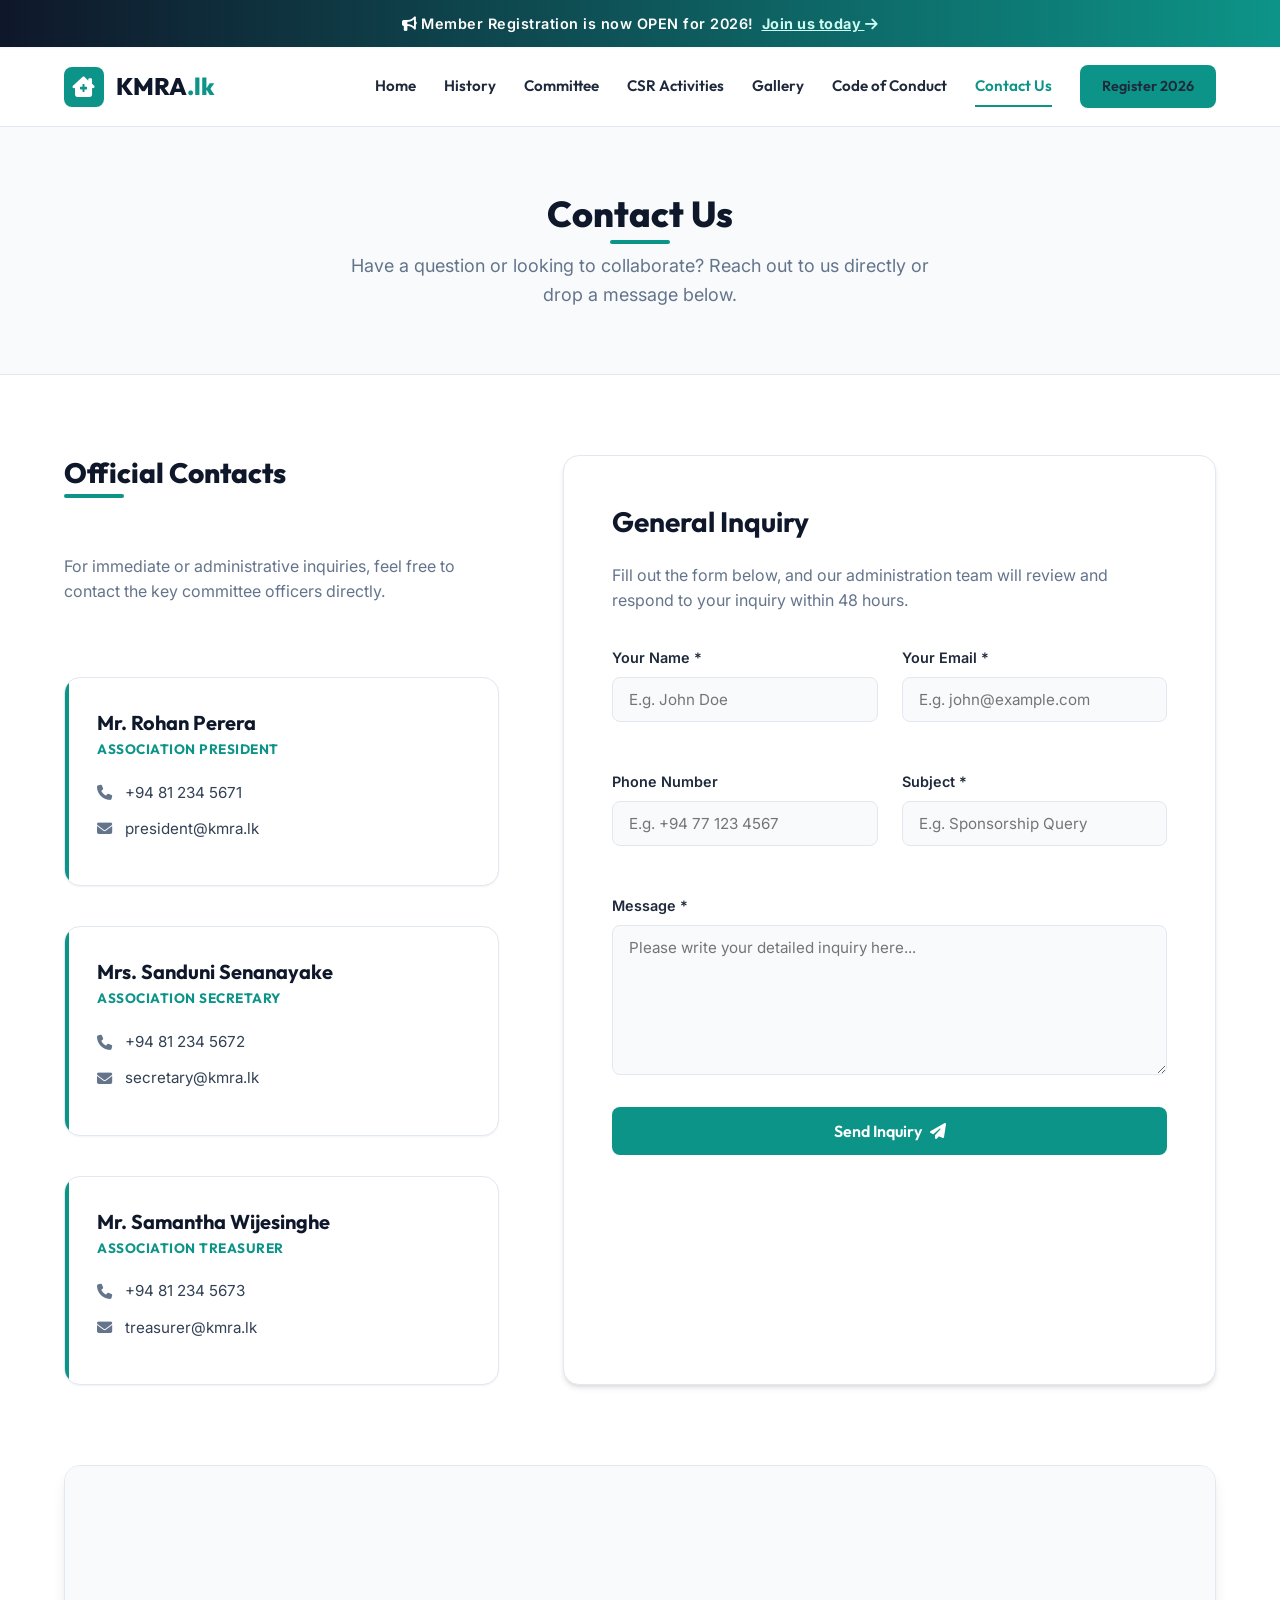
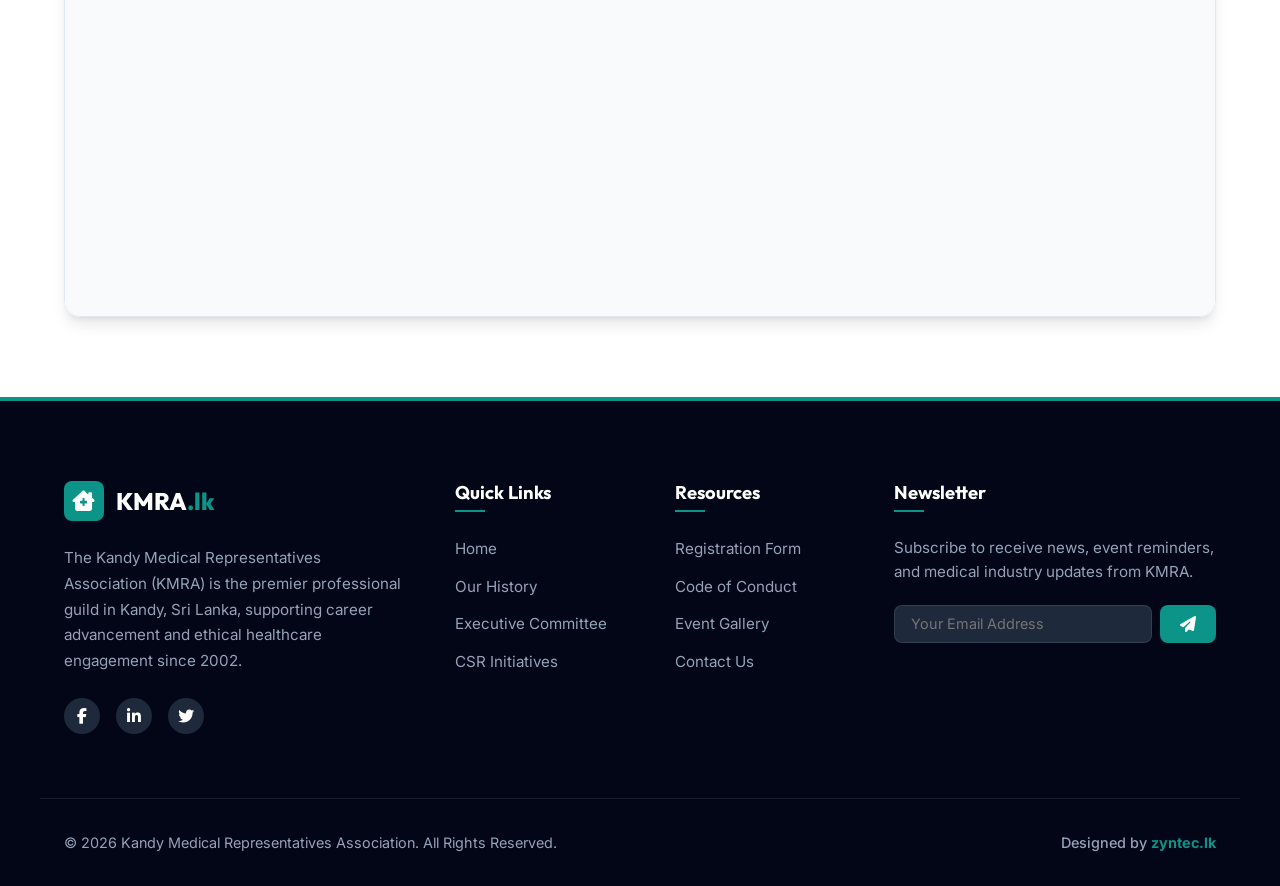
<file: contact.html>
<!DOCTYPE html>
<html lang="en">
<head>
  <meta charset="UTF-8">
  <meta name="viewport" content="width=device-width, initial-scale=1.0">
  <title>Contact Us | Kandy Medical Representatives Association (KMRA)</title>
  <meta name="description" content="Get in touch with KMRA. Contact the President, Secretary, or Treasurer directly, or submit a general inquiry using our online form. Located in Kandy, Sri Lanka.">
  <!-- Stylesheets -->
  <link rel="stylesheet" href="css/style.css">
  <!-- FontAwesome Icons -->
  <link rel="stylesheet" href="https://cdnjs.cloudflare.com/ajax/libs/font-awesome/6.4.0/css/all.min.css">
</head>
<body>

  <!-- Top Announcement Banner -->
  <div class="announcement-banner">
    <span><i class="fa-solid fa-bullhorn"></i> Member Registration is now OPEN for 2026!</span>
    <a href="register.html">Join us today <i class="fa-solid fa-arrow-right"></i></a>
  </div>

  <!-- Global Header -->
  <header class="main-header">
    <div class="container header-container">
      <a href="index.html" class="logo" id="headerLogo">
        <div class="logo-icon">
          <i class="fa-solid fa-house-chimney-medical"></i>
        </div>
        <div class="logo-text">KMRA<span>.lk</span></div>
      </a>

      <!-- Desktop & Mobile Menu -->
      <button class="mobile-toggle" aria-label="Toggle Menu">
        <span></span>
        <span></span>
        <span></span>
      </button>

      <nav>
        <ul class="nav-links">
          <li><a href="index.html">Home</a></li>
          <li><a href="history.html">History</a></li>
          <li><a href="committee.html">Committee</a></li>
          <li><a href="csr.html">CSR Activities</a></li>
          <li><a href="gallery.html">Gallery</a></li>
          <li><a href="conduct.html">Code of Conduct</a></li>
          <li><a href="contact.html">Contact Us</a></li>
          <li><a href="register.html" class="btn btn-primary" style="padding: 0.5rem 1.25rem; font-size: 0.9rem;">Register 2026</a></li>
        </ul>
      </nav>
    </div>
  </header>

  <!-- Page Title Banner -->
  <section class="section section-bg" style="padding: 4rem 0; border-bottom: 1px solid var(--neutral-border);">
    <div class="container text-center reveal">
      <h1 class="section-title">Contact Us</h1>
      <p class="section-subtitle" style="margin-bottom: 0;">Have a question or looking to collaborate? Reach out to us directly or drop a message below.</p>
    </div>
  </section>

  <!-- Contact Body (Sidebar + Inquiry Form) -->
  <section class="section">
    <div class="container contact-layout">
      <!-- Direct Contacts Panel (Sidebar) -->
      <div class="contacts-sidebar reveal">
        <h2 class="section-title align-left" style="font-size: 1.75rem; margin-bottom: 1.5rem;">Official Contacts</h2>
        <p style="color: var(--neutral-slate-medium); margin-bottom: 2rem;">For immediate or administrative inquiries, feel free to contact the key committee officers directly.</p>

        <!-- President Direct Contact -->
        <div class="contact-card-executive">
          <h4>Mr. Rohan Perera</h4>
          <span class="c-role">Association President</span>
          <ul class="contact-details-list">
            <li><i class="fa-solid fa-phone"></i> <a href="tel:+94812345671">+94 81 234 5671</a></li>
            <li><i class="fa-solid fa-envelope"></i> <a href="mailto:president@kmra.lk">president@kmra.lk</a></li>
          </ul>
        </div>

        <!-- Secretary Direct Contact -->
        <div class="contact-card-executive">
          <h4>Mrs. Sanduni Senanayake</h4>
          <span class="c-role">Association Secretary</span>
          <ul class="contact-details-list">
            <li><i class="fa-solid fa-phone"></i> <a href="tel:+94812345672">+94 81 234 5672</a></li>
            <li><i class="fa-solid fa-envelope"></i> <a href="mailto:secretary@kmra.lk">secretary@kmra.lk</a></li>
          </ul>
        </div>

        <!-- Treasurer Direct Contact -->
        <div class="contact-card-executive">
          <h4>Mr. Samantha Wijesinghe</h4>
          <span class="c-role">Association Treasurer</span>
          <ul class="contact-details-list">
            <li><i class="fa-solid fa-phone"></i> <a href="tel:+94812345673">+94 81 234 5673</a></li>
            <li><i class="fa-solid fa-envelope"></i> <a href="mailto:treasurer@kmra.lk">treasurer@kmra.lk</a></li>
          </ul>
        </div>
      </div>

      <!-- General Inquiry Form -->
      <div class="inquiry-form-card reveal" style="transition-delay: 0.15s;">
        <h3>General Inquiry</h3>
        <p style="color: var(--neutral-slate-medium); margin-bottom: 2rem;">Fill out the form below, and our administration team will review and respond to your inquiry within 48 hours.</p>

        <form id="inquiryForm" novalidate>
          <div class="form-group-row">
            <div class="form-group">
              <label for="name">Your Name *</label>
              <input type="text" id="name" class="form-control" placeholder="E.g. John Doe" required>
            </div>
            <div class="form-group">
              <label for="email">Your Email *</label>
              <input type="email" id="email" class="form-control" placeholder="E.g. john@example.com" required>
            </div>
          </div>

          <div class="form-group-row">
            <div class="form-group">
              <label for="phone">Phone Number</label>
              <input type="tel" id="phone" class="form-control" placeholder="E.g. +94 77 123 4567">
            </div>
            <div class="form-group">
              <label for="subject">Subject *</label>
              <input type="text" id="subject" class="form-control" placeholder="E.g. Sponsorship Query" required>
            </div>
          </div>

          <div class="form-group">
            <label for="message">Message *</label>
            <textarea id="message" class="form-control" placeholder="Please write your detailed inquiry here..." required></textarea>
          </div>

          <button type="submit" class="btn btn-primary" style="width: 100%;">Send Inquiry <i class="fa-solid fa-paper-plane" style="margin-left: 0.5rem;"></i></button>
        </form>
      </div>
    </div>

    <!-- Map Section -->
    <div class="container reveal">
      <div class="map-section-wrapper">
        <div class="map-container">
          <!-- Real responsive map iframe centering on Kandy, Sri Lanka -->
          <iframe 
            src="https://www.google.com/maps/embed?pb=!1m18!1m12!1m3!1d63320.43020658428!2d80.60302484863283!3d7.290571500000003!2m3!1f0!2f0!3f0!3m2!1i1024!2i768!4f13.1!3m3!1m2!1s0x3ae3662d87305d1d%3A0x81104b41334c97c2!2sKandy!5e0!3m2!1sen!2slk!4v1716500000000!5m2!1sen!2slk" 
            title="Map of Kandy, Sri Lanka"
            allowfullscreen="" 
            loading="lazy" 
            referrerpolicy="no-referrer-when-downgrade">
          </iframe>
        </div>
      </div>
    </div>
  </section>

  <!-- Global Footer -->
  <footer class="main-footer">
    <div class="container footer-grid">
      <div class="footer-about">
        <a href="index.html" class="logo">
          <div class="logo-icon">
            <i class="fa-solid fa-house-chimney-medical"></i>
          </div>
          <div class="logo-text">KMRA<span>.lk</span></div>
        </a>
        <p>The Kandy Medical Representatives Association (KMRA) is the premier professional guild in Kandy, Sri Lanka, supporting career advancement and ethical healthcare engagement since 2002.</p>
        <div class="social-links">
          <a href="#" aria-label="Facebook"><i class="fa-brands fa-facebook-f"></i></a>
          <a href="#" aria-label="LinkedIn"><i class="fa-brands fa-linkedin-in"></i></a>
          <a href="#" aria-label="Twitter"><i class="fa-brands fa-twitter"></i></a>
        </div>
      </div>

      <div class="footer-section">
        <h4 class="footer-heading">Quick Links</h4>
        <ul class="footer-links">
          <li><a href="index.html">Home</a></li>
          <li><a href="history.html">Our History</a></li>
          <li><a href="committee.html">Executive Committee</a></li>
          <li><a href="csr.html">CSR Initiatives</a></li>
        </ul>
      </div>

      <div class="footer-section">
        <h4 class="footer-heading">Resources</h4>
        <ul class="footer-links">
          <li><a href="register.html">Registration Form</a></li>
          <li><a href="conduct.html">Code of Conduct</a></li>
          <li><a href="gallery.html">Event Gallery</a></li>
          <li><a href="contact.html">Contact Us</a></li>
        </ul>
      </div>

      <div class="footer-newsletter">
        <h4 class="footer-heading">Newsletter</h4>
        <p>Subscribe to receive news, event reminders, and medical industry updates from KMRA.</p>
        <form id="newsletterForm" class="newsletter-form">
          <input type="email" placeholder="Your Email Address" required aria-label="Email Address">
          <button type="submit" aria-label="Subscribe"><i class="fa-solid fa-paper-plane"></i></button>
        </form>
      </div>
    </div>

    <div class="container footer-bottom">
      <p>&copy; 2026 Kandy Medical Representatives Association. All Rights Reserved.</p>
      <div class="designer-credit">
        Designed by <a href="https://zyntec.lk" target="_blank" rel="noopener noreferrer">zyntec.lk</a>
      </div>
    </div>
  </footer>

  <!-- Scripts -->
  <script src="js/main.js"></script>
</body>
</html>
</file>
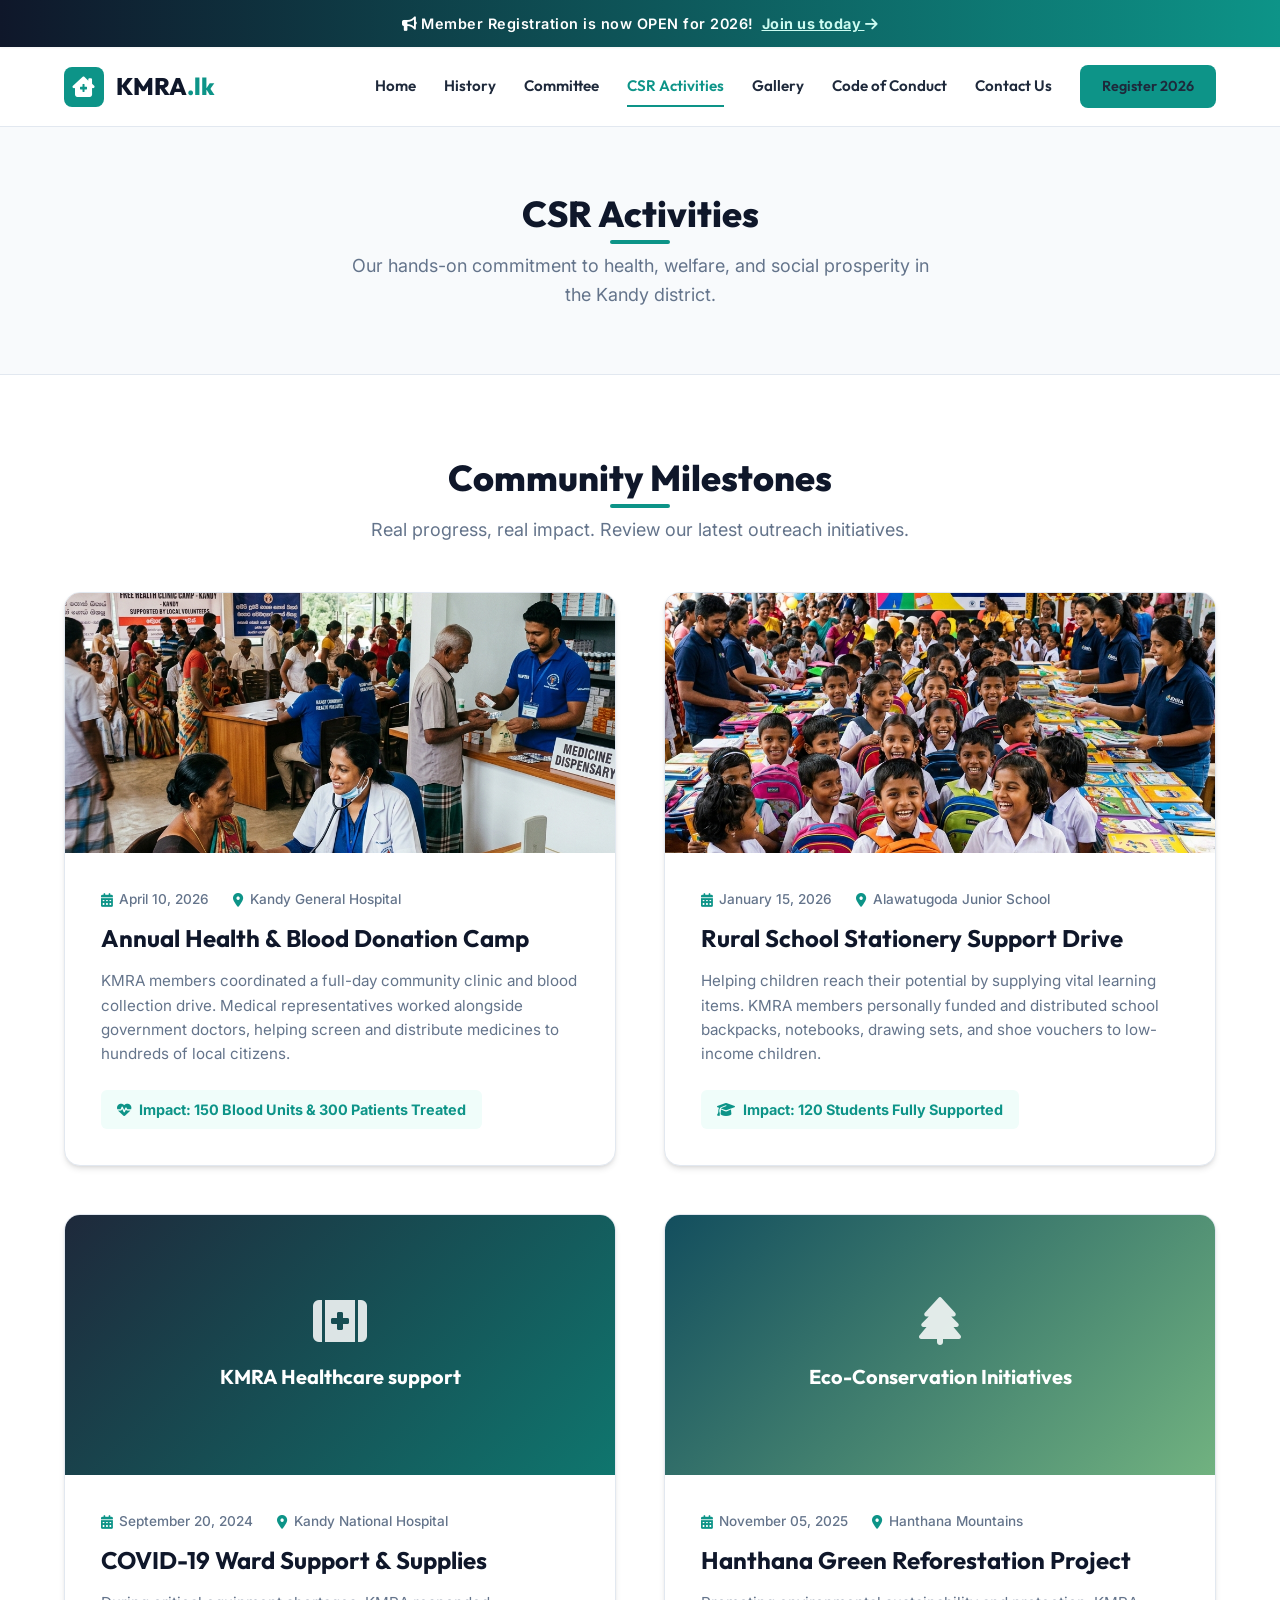
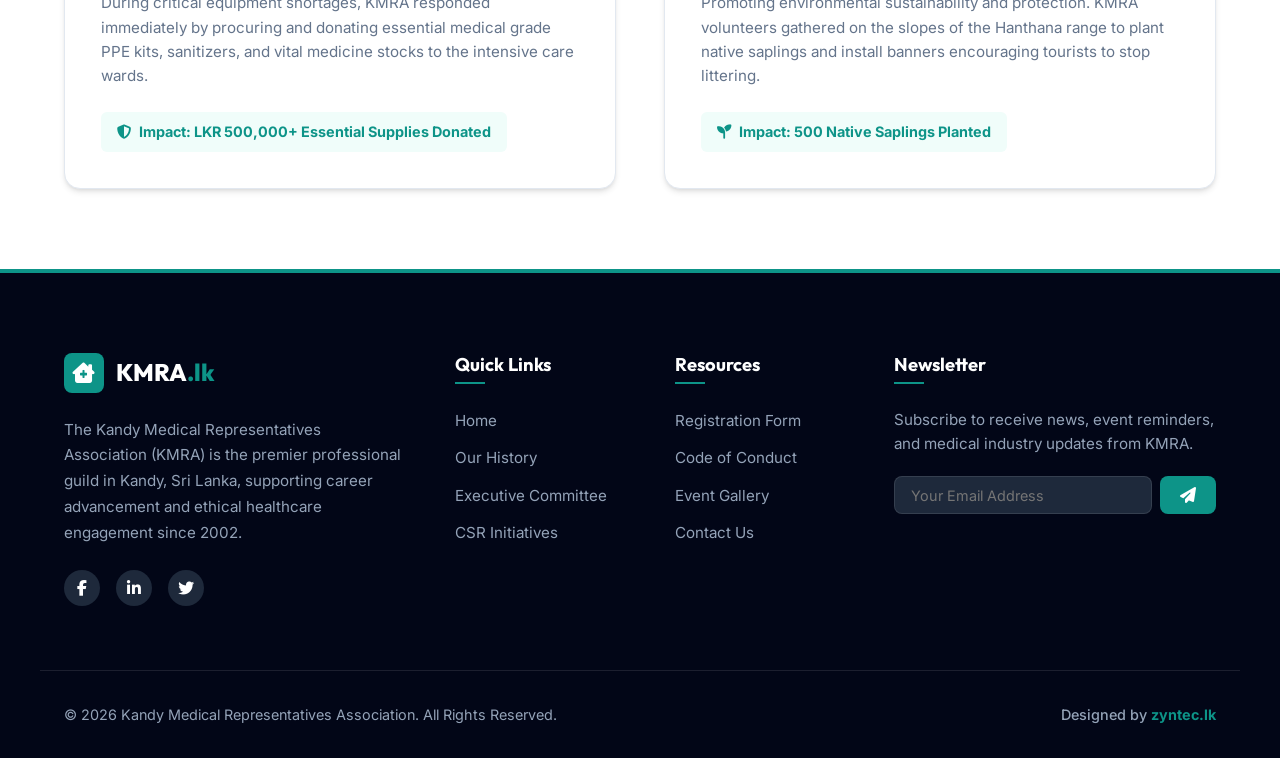
<file: csr.html>
<!DOCTYPE html>
<html lang="en">
<head>
  <meta charset="UTF-8">
  <meta name="viewport" content="width=device-width, initial-scale=1.0">
  <title>CSR Initiatives | Kandy Medical Representatives Association (KMRA)</title>
  <meta name="description" content="Explore the Corporate Social Responsibility (CSR) activities and community health initiatives of KMRA in the Kandy region. Serving the hill capital since 2002.">
  <!-- Stylesheets -->
  <link rel="stylesheet" href="css/style.css">
  <!-- FontAwesome Icons -->
  <link rel="stylesheet" href="https://cdnjs.cloudflare.com/ajax/libs/font-awesome/6.4.0/css/all.min.css">
</head>
<body>

  <!-- Top Announcement Banner -->
  <div class="announcement-banner">
    <span><i class="fa-solid fa-bullhorn"></i> Member Registration is now OPEN for 2026!</span>
    <a href="register.html">Join us today <i class="fa-solid fa-arrow-right"></i></a>
  </div>

  <!-- Global Header -->
  <header class="main-header">
    <div class="container header-container">
      <a href="index.html" class="logo" id="headerLogo">
        <div class="logo-icon">
          <i class="fa-solid fa-house-chimney-medical"></i>
        </div>
        <div class="logo-text">KMRA<span>.lk</span></div>
      </a>

      <!-- Desktop & Mobile Menu -->
      <button class="mobile-toggle" aria-label="Toggle Menu">
        <span></span>
        <span></span>
        <span></span>
      </button>

      <nav>
        <ul class="nav-links">
          <li><a href="index.html">Home</a></li>
          <li><a href="history.html">History</a></li>
          <li><a href="committee.html">Committee</a></li>
          <li><a href="csr.html">CSR Activities</a></li>
          <li><a href="gallery.html">Gallery</a></li>
          <li><a href="conduct.html">Code of Conduct</a></li>
          <li><a href="contact.html">Contact Us</a></li>
          <li><a href="register.html" class="btn btn-primary" style="padding: 0.5rem 1.25rem; font-size: 0.9rem;">Register 2026</a></li>
        </ul>
      </nav>
    </div>
  </header>

  <!-- Page Title Banner -->
  <section class="section section-bg" style="padding: 4rem 0; border-bottom: 1px solid var(--neutral-border);">
    <div class="container text-center reveal">
      <h1 class="section-title">CSR Activities</h1>
      <p class="section-subtitle" style="margin-bottom: 0;">Our hands-on commitment to health, welfare, and social prosperity in the Kandy district.</p>
    </div>
  </section>

  <!-- CSR Cards Grid Layout -->
  <section class="section">
    <div class="container">
      <div class="text-center reveal">
        <h2 class="section-title">Community Milestones</h2>
        <p class="section-subtitle">Real progress, real impact. Review our latest outreach initiatives.</p>
      </div>

      <div class="csr-grid">
        <!-- CSR Card 1 -->
        <div class="csr-card reveal">
          <div class="csr-img-box">
            <img src="images/csr_health.png" alt="KMRA Community Health & Blood Donation Camp">
          </div>
          <div class="csr-info">
            <div>
              <div class="csr-meta">
                <span><i class="fa-solid fa-calendar-days"></i> April 10, 2026</span>
                <span><i class="fa-solid fa-location-dot"></i> Kandy General Hospital</span>
              </div>
              <h3>Annual Health & Blood Donation Camp</h3>
              <p>KMRA members coordinated a full-day community clinic and blood collection drive. Medical representatives worked alongside government doctors, helping screen and distribute medicines to hundreds of local citizens.</p>
            </div>
            <div class="csr-impact-badge">
              <i class="fa-solid fa-heart-pulse"></i> Impact: 150 Blood Units & 300 Patients Treated
            </div>
          </div>
        </div>

        <!-- CSR Card 2 -->
        <div class="csr-card reveal" style="transition-delay: 0.15s;">
          <div class="csr-img-box">
            <img src="images/csr_charity.png" alt="KMRA Rural School Stationery Distribution">
          </div>
          <div class="csr-info">
            <div>
              <div class="csr-meta">
                <span><i class="fa-solid fa-calendar-days"></i> January 15, 2026</span>
                <span><i class="fa-solid fa-location-dot"></i> Alawatugoda Junior School</span>
              </div>
              <h3>Rural School Stationery Support Drive</h3>
              <p>Helping children reach their potential by supplying vital learning items. KMRA members personally funded and distributed school backpacks, notebooks, drawing sets, and shoe vouchers to low-income children.</p>
            </div>
            <div class="csr-impact-badge">
              <i class="fa-solid fa-graduation-cap"></i> Impact: 120 Students Fully Supported
            </div>
          </div>
        </div>

        <!-- CSR Card 3 -->
        <div class="csr-card reveal">
          <div class="csr-img-box">
            <!-- Custom CSS/SVG pattern due to model quota exhaustion -->
            <div class="svg-pattern-placeholder">
              <i class="fa-solid fa-kit-medical"></i>
              <span>KMRA Healthcare support</span>
            </div>
          </div>
          <div class="csr-info">
            <div>
              <div class="csr-meta">
                <span><i class="fa-solid fa-calendar-days"></i> September 20, 2024</span>
                <span><i class="fa-solid fa-location-dot"></i> Kandy National Hospital</span>
              </div>
              <h3>COVID-19 Ward Support & Supplies</h3>
              <p>During critical equipment shortages, KMRA responded immediately by procuring and donating essential medical grade PPE kits, sanitizers, and vital medicine stocks to the intensive care wards.</p>
            </div>
            <div class="csr-impact-badge">
              <i class="fa-solid fa-shield-halved"></i> Impact: LKR 500,000+ Essential Supplies Donated
            </div>
          </div>
        </div>

        <!-- CSR Card 4 -->
        <div class="csr-card reveal" style="transition-delay: 0.15s;">
          <div class="csr-img-box">
            <!-- Custom CSS/SVG pattern due to model quota exhaustion -->
            <div class="svg-pattern-placeholder" style="background: linear-gradient(135deg, #134e5e 0%, #71b280 100%);">
              <i class="fa-solid fa-tree"></i>
              <span>Eco-Conservation Initiatives</span>
            </div>
          </div>
          <div class="csr-info">
            <div>
              <div class="csr-meta">
                <span><i class="fa-solid fa-calendar-days"></i> November 05, 2025</span>
                <span><i class="fa-solid fa-location-dot"></i> Hanthana Mountains</span>
              </div>
              <h3>Hanthana Green Reforestation Project</h3>
              <p>Promoting environmental sustainability and protection. KMRA volunteers gathered on the slopes of the Hanthana range to plant native saplings and install banners encouraging tourists to stop littering.</p>
            </div>
            <div class="csr-impact-badge">
              <i class="fa-solid fa-seedling"></i> Impact: 500 Native Saplings Planted
            </div>
          </div>
        </div>
      </div>
    </div>
  </section>

  <!-- Global Footer -->
  <footer class="main-footer">
    <div class="container footer-grid">
      <div class="footer-about">
        <a href="index.html" class="logo">
          <div class="logo-icon">
            <i class="fa-solid fa-house-chimney-medical"></i>
          </div>
          <div class="logo-text">KMRA<span>.lk</span></div>
        </a>
        <p>The Kandy Medical Representatives Association (KMRA) is the premier professional guild in Kandy, Sri Lanka, supporting career advancement and ethical healthcare engagement since 2002.</p>
        <div class="social-links">
          <a href="#" aria-label="Facebook"><i class="fa-brands fa-facebook-f"></i></a>
          <a href="#" aria-label="LinkedIn"><i class="fa-brands fa-linkedin-in"></i></a>
          <a href="#" aria-label="Twitter"><i class="fa-brands fa-twitter"></i></a>
        </div>
      </div>

      <div class="footer-section">
        <h4 class="footer-heading">Quick Links</h4>
        <ul class="footer-links">
          <li><a href="index.html">Home</a></li>
          <li><a href="history.html">Our History</a></li>
          <li><a href="committee.html">Executive Committee</a></li>
          <li><a href="csr.html">CSR Initiatives</a></li>
        </ul>
      </div>

      <div class="footer-section">
        <h4 class="footer-heading">Resources</h4>
        <ul class="footer-links">
          <li><a href="register.html">Registration Form</a></li>
          <li><a href="conduct.html">Code of Conduct</a></li>
          <li><a href="gallery.html">Event Gallery</a></li>
          <li><a href="contact.html">Contact Us</a></li>
        </ul>
      </div>

      <div class="footer-newsletter">
        <h4 class="footer-heading">Newsletter</h4>
        <p>Subscribe to receive news, event reminders, and medical industry updates from KMRA.</p>
        <form id="newsletterForm" class="newsletter-form">
          <input type="email" placeholder="Your Email Address" required aria-label="Email Address">
          <button type="submit" aria-label="Subscribe"><i class="fa-solid fa-paper-plane"></i></button>
        </form>
      </div>
    </div>

    <div class="container footer-bottom">
      <p>&copy; 2026 Kandy Medical Representatives Association. All Rights Reserved.</p>
      <div class="designer-credit">
        Designed by <a href="https://zyntec.lk" target="_blank" rel="noopener noreferrer">zyntec.lk</a>
      </div>
    </div>
  </footer>

  <!-- Scripts -->
  <script src="js/main.js"></script>
</body>
</html>
</file>
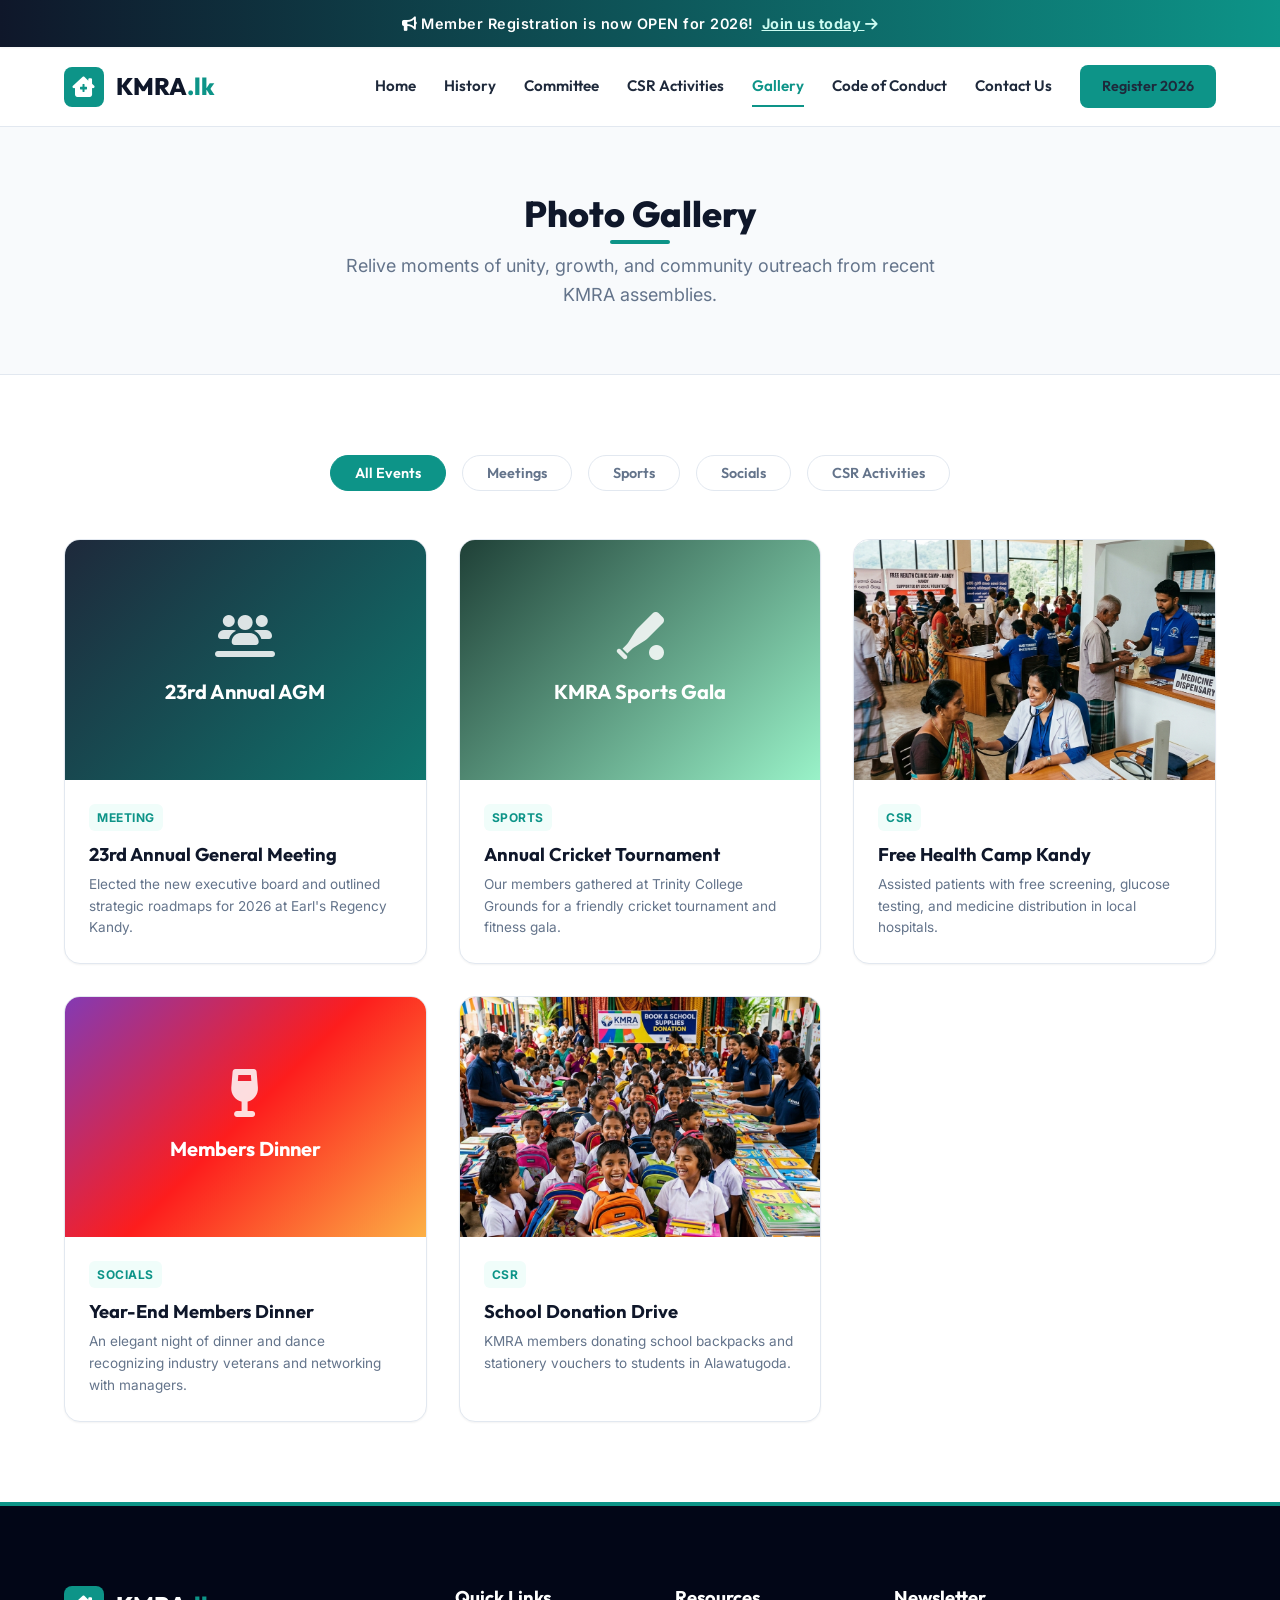
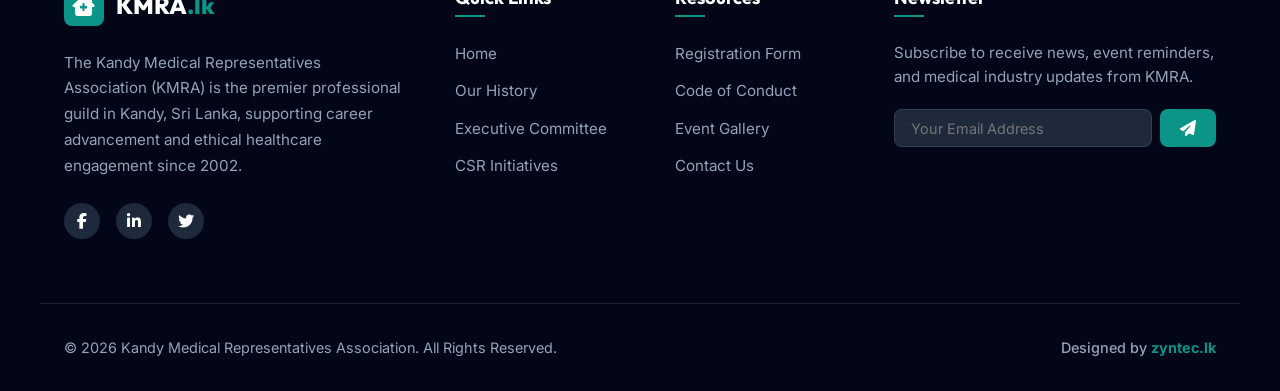
<file: gallery.html>
<!DOCTYPE html>
<html lang="en">
<head>
  <meta charset="UTF-8">
  <meta name="viewport" content="width=device-width, initial-scale=1.0">
  <title>Gallery & Events | Kandy Medical Representatives Association (KMRA)</title>
  <meta name="description" content="View photo galleries and recall events hosted by the Kandy Medical Representatives Association (KMRA). Relive meetings, sports galas, dinners, and community projects.">
  <!-- Stylesheets -->
  <link rel="stylesheet" href="css/style.css">
  <!-- FontAwesome Icons -->
  <link rel="stylesheet" href="https://cdnjs.cloudflare.com/ajax/libs/font-awesome/6.4.0/css/all.min.css">
</head>
<body>

  <!-- Top Announcement Banner -->
  <div class="announcement-banner">
    <span><i class="fa-solid fa-bullhorn"></i> Member Registration is now OPEN for 2026!</span>
    <a href="register.html">Join us today <i class="fa-solid fa-arrow-right"></i></a>
  </div>

  <!-- Global Header -->
  <header class="main-header">
    <div class="container header-container">
      <a href="index.html" class="logo" id="headerLogo">
        <div class="logo-icon">
          <i class="fa-solid fa-house-chimney-medical"></i>
        </div>
        <div class="logo-text">KMRA<span>.lk</span></div>
      </a>

      <!-- Desktop & Mobile Menu -->
      <button class="mobile-toggle" aria-label="Toggle Menu">
        <span></span>
        <span></span>
        <span></span>
      </button>

      <nav>
        <ul class="nav-links">
          <li><a href="index.html">Home</a></li>
          <li><a href="history.html">History</a></li>
          <li><a href="committee.html">Committee</a></li>
          <li><a href="csr.html">CSR Activities</a></li>
          <li><a href="gallery.html">Gallery</a></li>
          <li><a href="conduct.html">Code of Conduct</a></li>
          <li><a href="contact.html">Contact Us</a></li>
          <li><a href="register.html" class="btn btn-primary" style="padding: 0.5rem 1.25rem; font-size: 0.9rem;">Register 2026</a></li>
        </ul>
      </nav>
    </div>
  </header>

  <!-- Page Title Banner -->
  <section class="section section-bg" style="padding: 4rem 0; border-bottom: 1px solid var(--neutral-border);">
    <div class="container text-center reveal">
      <h1 class="section-title">Photo Gallery</h1>
      <p class="section-subtitle" style="margin-bottom: 0;">Relive moments of unity, growth, and community outreach from recent KMRA assemblies.</p>
    </div>
  </section>

  <!-- Gallery Grid Section with JavaScript Filtering -->
  <section class="section">
    <div class="container">
      
      <!-- Filter Controls -->
      <div class="gallery-filter-bar reveal">
        <button class="gallery-filter-btn active" data-filter="all">All Events</button>
        <button class="gallery-filter-btn" data-filter="meeting">Meetings</button>
        <button class="gallery-filter-btn" data-filter="sports">Sports</button>
        <button class="gallery-filter-btn" data-filter="social">Socials</button>
        <button class="gallery-filter-btn" data-filter="csr">CSR Activities</button>
      </div>

      <!-- Media Grid -->
      <div class="gallery-grid">
        
        <!-- Card 1 (Meeting) -->
        <div class="gallery-card reveal" data-category="meeting">
          <div class="gallery-img-box">
            <!-- Custom CSS/SVG pattern fallback -->
            <div class="svg-pattern-placeholder">
              <i class="fa-solid fa-users-line"></i>
              <span>23rd Annual AGM</span>
            </div>
            <div class="gallery-overlay">
              <h4>23rd AGM Conference</h4>
            </div>
          </div>
          <div class="gallery-info">
            <span class="gallery-category-badge">Meeting</span>
            <h4>23rd Annual General Meeting</h4>
            <p>Elected the new executive board and outlined strategic roadmaps for 2026 at Earl's Regency Kandy.</p>
          </div>
        </div>

        <!-- Card 2 (Sports) -->
        <div class="gallery-card reveal" data-category="sports" style="transition-delay: 0.1s;">
          <div class="gallery-img-box">
            <!-- Custom CSS/SVG pattern fallback -->
            <div class="svg-pattern-placeholder" style="background: linear-gradient(135deg, #1f4037 0%, #99f2c8 100%);">
              <i class="fa-solid fa-baseball-bat-ball"></i>
              <span>KMRA Sports Gala</span>
            </div>
            <div class="gallery-overlay">
              <h4>KMRA Cricket Gala</h4>
            </div>
          </div>
          <div class="gallery-info">
            <span class="gallery-category-badge">Sports</span>
            <h4>Annual Cricket Tournament</h4>
            <p>Our members gathered at Trinity College Grounds for a friendly cricket tournament and fitness gala.</p>
          </div>
        </div>

        <!-- Card 3 (CSR) -->
        <div class="gallery-card reveal" data-category="csr" style="transition-delay: 0.2s;">
          <div class="gallery-img-box">
            <img src="images/csr_health.png" alt="KMRA Free Health Camp">
            <div class="gallery-overlay">
              <h4>Health Camp Clinic</h4>
            </div>
          </div>
          <div class="gallery-info">
            <span class="gallery-category-badge">CSR</span>
            <h4>Free Health Camp Kandy</h4>
            <p>Assisted patients with free screening, glucose testing, and medicine distribution in local hospitals.</p>
          </div>
        </div>

        <!-- Card 4 (Social) -->
        <div class="gallery-card reveal" data-category="social" style="transition-delay: 0.3s;">
          <div class="gallery-img-box">
            <!-- Custom CSS/SVG pattern fallback -->
            <div class="svg-pattern-placeholder" style="background: linear-gradient(135deg, #833ab4 0%, #fd1d1d 50%, #fcb045 100%);">
              <i class="fa-solid fa-wine-glass"></i>
              <span>Members Dinner</span>
            </div>
            <div class="gallery-overlay">
              <h4>Networking Dinner</h4>
            </div>
          </div>
          <div class="gallery-info">
            <span class="gallery-category-badge">Socials</span>
            <h4>Year-End Members Dinner</h4>
            <p>An elegant night of dinner and dance recognizing industry veterans and networking with managers.</p>
          </div>
        </div>

        <!-- Card 5 (CSR) -->
        <div class="gallery-card reveal" data-category="csr" style="transition-delay: 0.4s;">
          <div class="gallery-img-box">
            <img src="images/csr_charity.png" alt="KMRA Book Donation Drive">
            <div class="gallery-overlay">
              <h4>School Aid Distribution</h4>
            </div>
          </div>
          <div class="gallery-info">
            <span class="gallery-category-badge">CSR</span>
            <h4>School Donation Drive</h4>
            <p>KMRA members donating school backpacks and stationery vouchers to students in Alawatugoda.</p>
          </div>
        </div>

      </div>
    </div>
  </section>

  <!-- Global Footer -->
  <footer class="main-footer">
    <div class="container footer-grid">
      <div class="footer-about">
        <a href="index.html" class="logo">
          <div class="logo-icon">
            <i class="fa-solid fa-house-chimney-medical"></i>
          </div>
          <div class="logo-text">KMRA<span>.lk</span></div>
        </a>
        <p>The Kandy Medical Representatives Association (KMRA) is the premier professional guild in Kandy, Sri Lanka, supporting career advancement and ethical healthcare engagement since 2002.</p>
        <div class="social-links">
          <a href="#" aria-label="Facebook"><i class="fa-brands fa-facebook-f"></i></a>
          <a href="#" aria-label="LinkedIn"><i class="fa-brands fa-linkedin-in"></i></a>
          <a href="#" aria-label="Twitter"><i class="fa-brands fa-twitter"></i></a>
        </div>
      </div>

      <div class="footer-section">
        <h4 class="footer-heading">Quick Links</h4>
        <ul class="footer-links">
          <li><a href="index.html">Home</a></li>
          <li><a href="history.html">Our History</a></li>
          <li><a href="committee.html">Executive Committee</a></li>
          <li><a href="csr.html">CSR Initiatives</a></li>
        </ul>
      </div>

      <div class="footer-section">
        <h4 class="footer-heading">Resources</h4>
        <ul class="footer-links">
          <li><a href="register.html">Registration Form</a></li>
          <li><a href="conduct.html">Code of Conduct</a></li>
          <li><a href="gallery.html">Event Gallery</a></li>
          <li><a href="contact.html">Contact Us</a></li>
        </ul>
      </div>

      <div class="footer-newsletter">
        <h4 class="footer-heading">Newsletter</h4>
        <p>Subscribe to receive news, event reminders, and medical industry updates from KMRA.</p>
        <form id="newsletterForm" class="newsletter-form">
          <input type="email" placeholder="Your Email Address" required aria-label="Email Address">
          <button type="submit" aria-label="Subscribe"><i class="fa-solid fa-paper-plane"></i></button>
        </form>
      </div>
    </div>

    <div class="container footer-bottom">
      <p>&copy; 2026 Kandy Medical Representatives Association. All Rights Reserved.</p>
      <div class="designer-credit">
        Designed by <a href="https://zyntec.lk" target="_blank" rel="noopener noreferrer">zyntec.lk</a>
      </div>
    </div>
  </footer>

  <!-- Scripts -->
  <script src="js/main.js"></script>
</body>
</html>
</file>
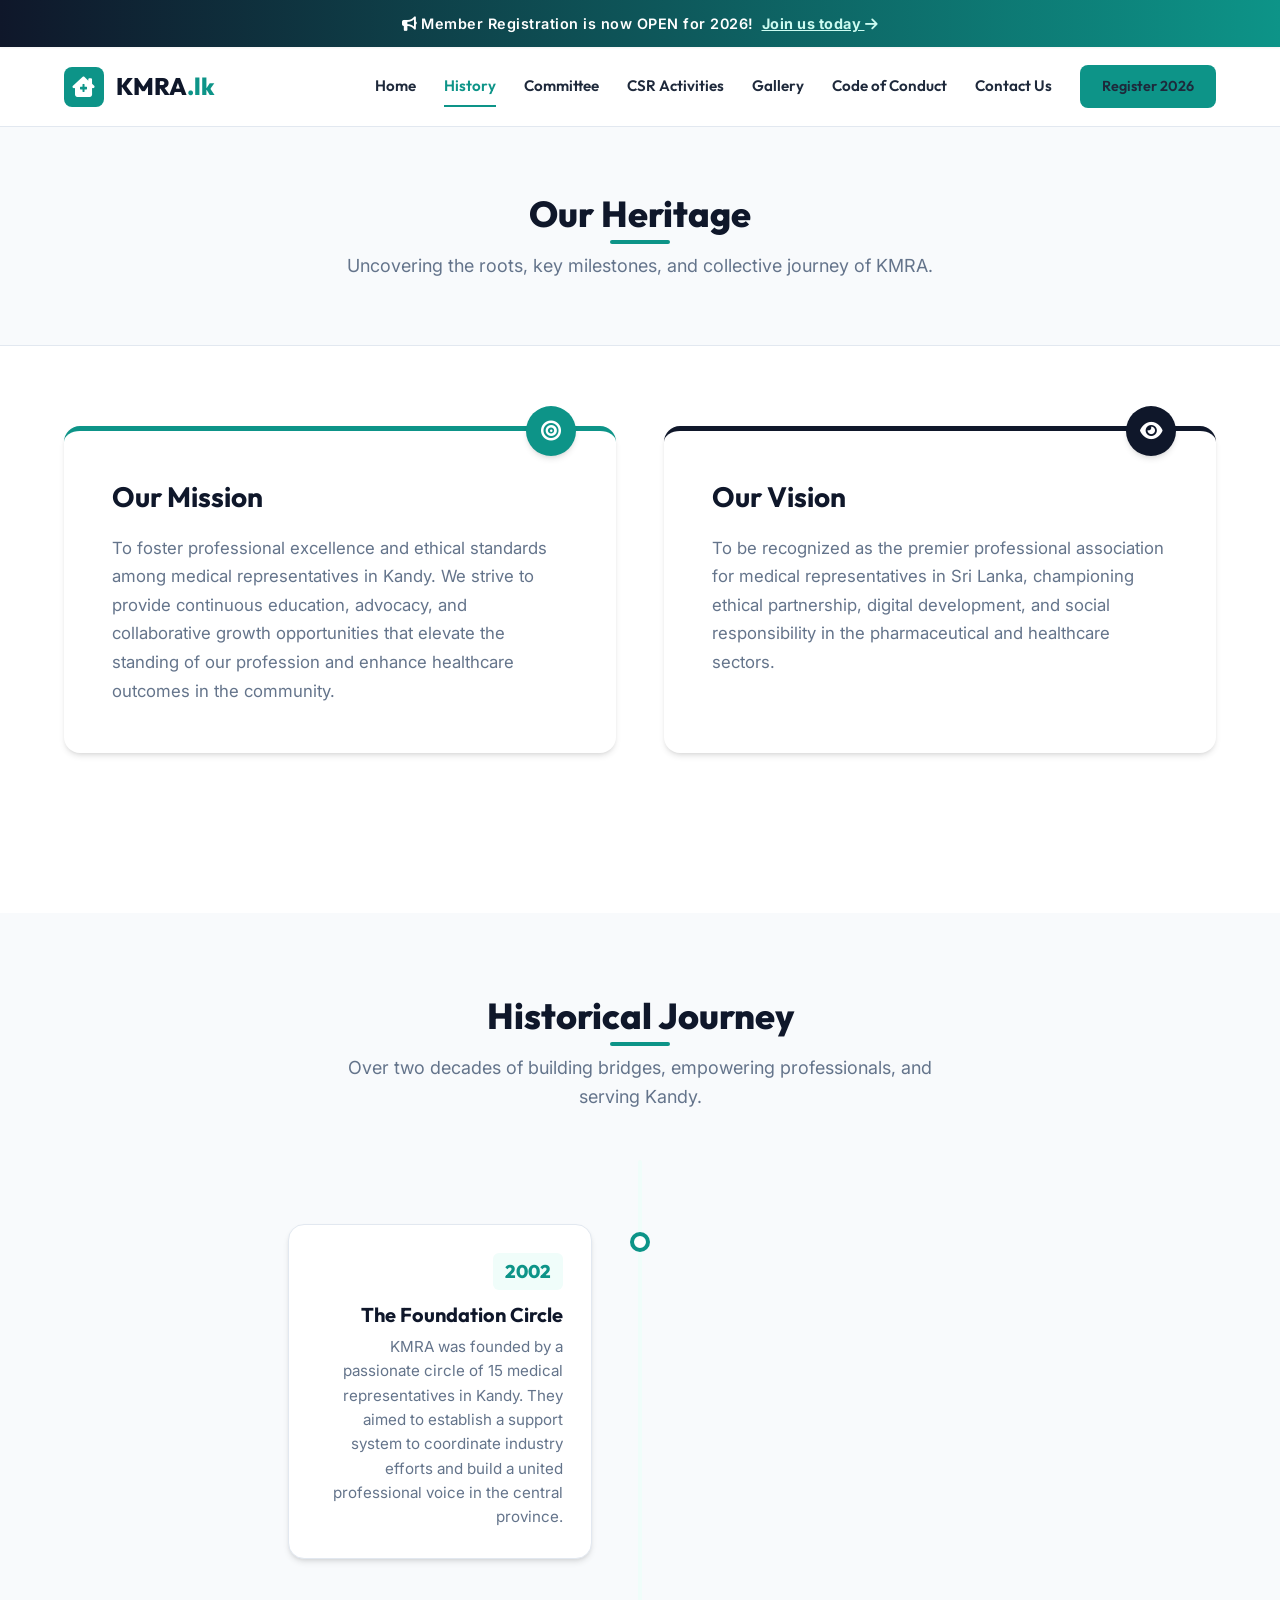
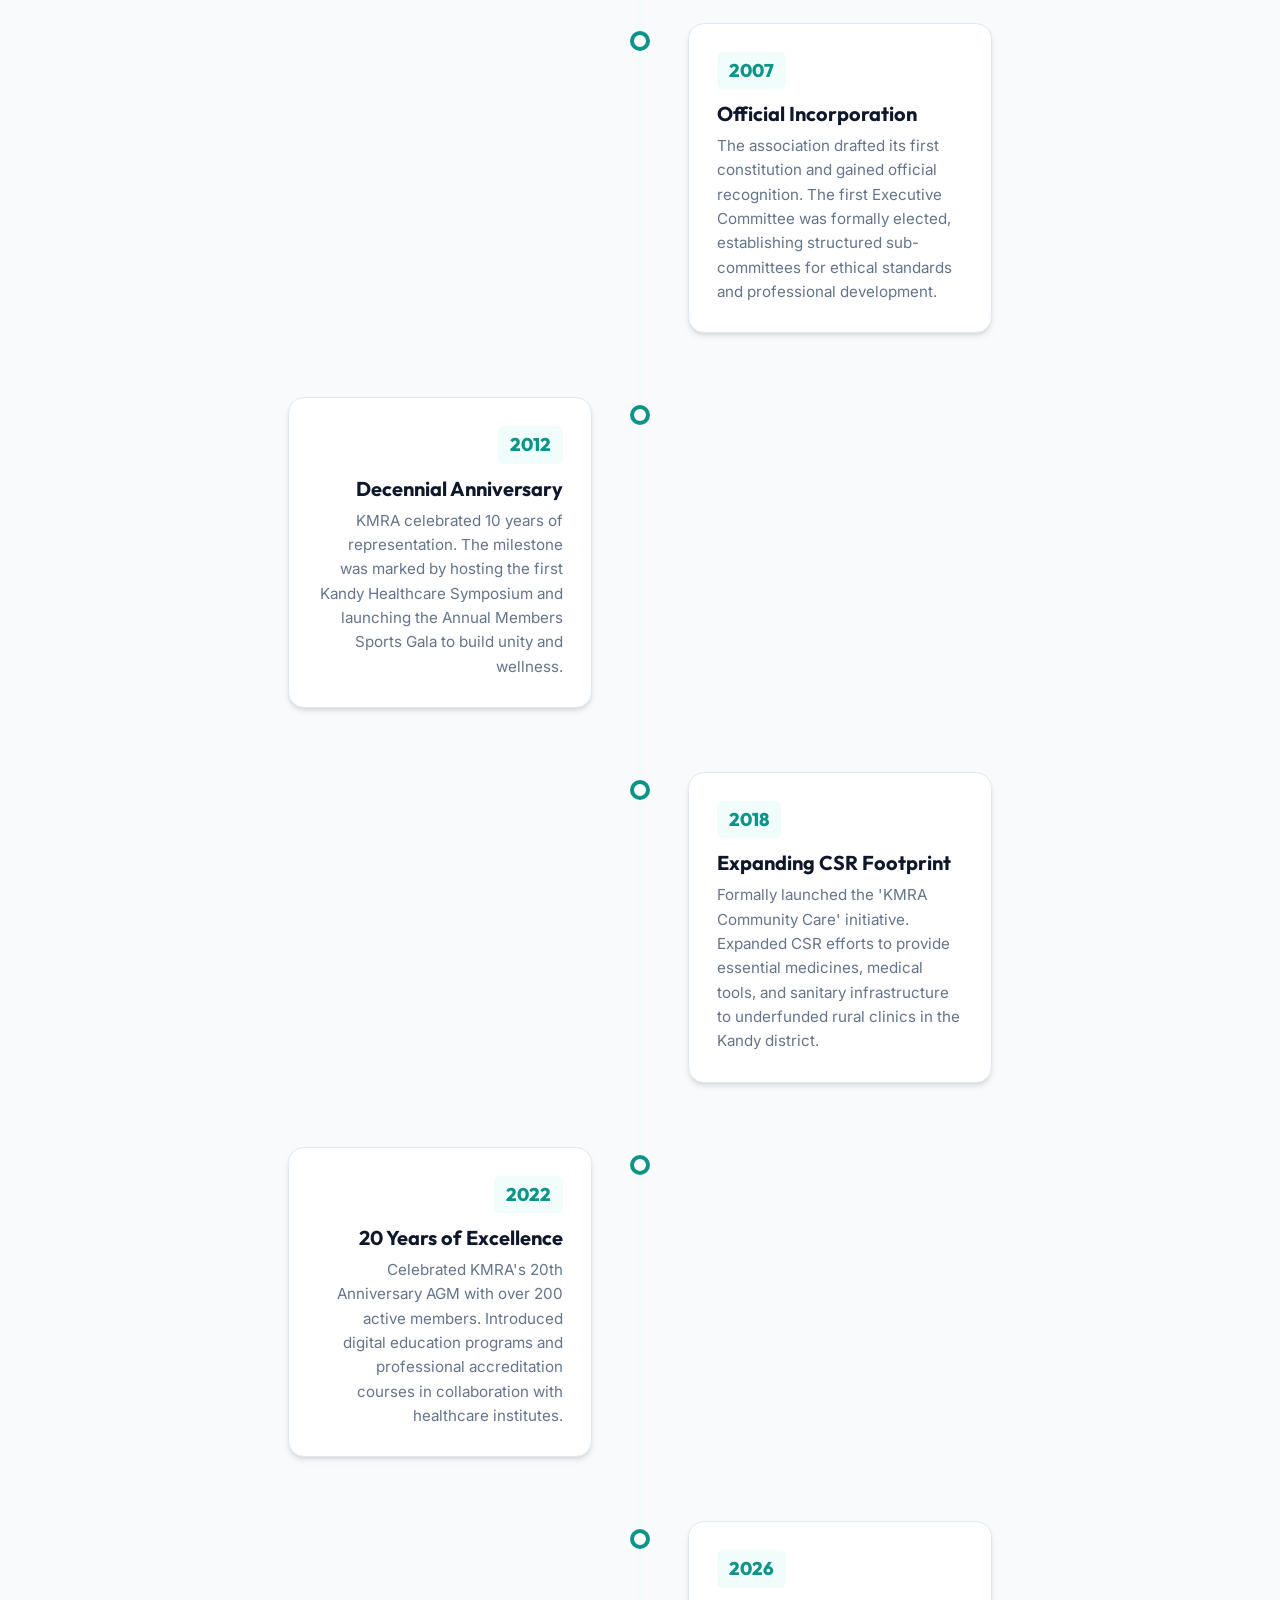
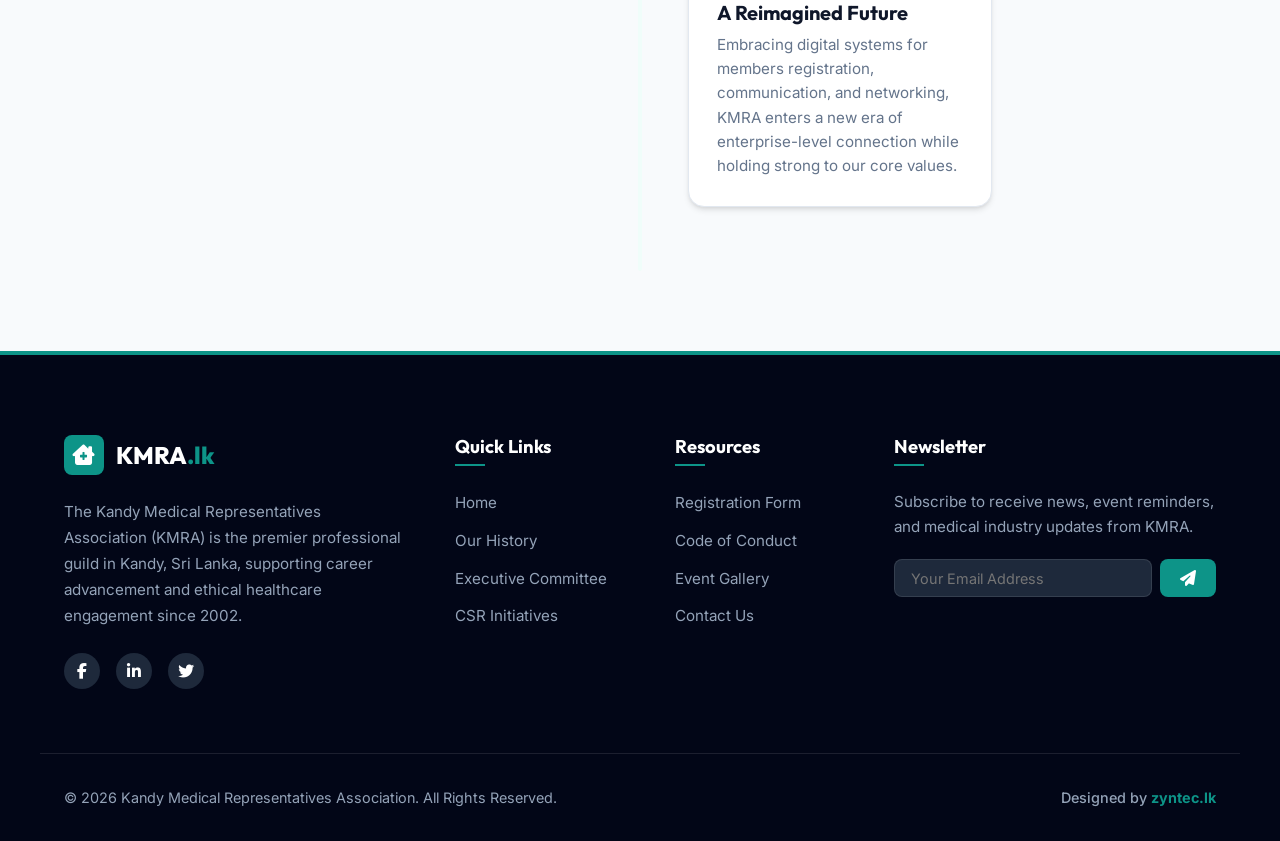
<file: history.html>
<!DOCTYPE html>
<html lang="en">
<head>
  <meta charset="UTF-8">
  <meta name="viewport" content="width=device-width, initial-scale=1.0">
  <title>Our History | Kandy Medical Representatives Association (KMRA)</title>
  <meta name="description" content="Discover the origins, milestones, mission, and vision of the Kandy Medical Representatives Association (KMRA). Serving Kandy medical representatives since 2002.">
  <!-- Stylesheets -->
  <link rel="stylesheet" href="css/style.css">
  <!-- FontAwesome Icons -->
  <link rel="stylesheet" href="https://cdnjs.cloudflare.com/ajax/libs/font-awesome/6.4.0/css/all.min.css">
</head>
<body>

  <!-- Top Announcement Banner -->
  <div class="announcement-banner">
    <span><i class="fa-solid fa-bullhorn"></i> Member Registration is now OPEN for 2026!</span>
    <a href="register.html">Join us today <i class="fa-solid fa-arrow-right"></i></a>
  </div>

  <!-- Global Header -->
  <header class="main-header">
    <div class="container header-container">
      <a href="index.html" class="logo" id="headerLogo">
        <div class="logo-icon">
          <i class="fa-solid fa-house-chimney-medical"></i>
        </div>
        <div class="logo-text">KMRA<span>.lk</span></div>
      </a>

      <!-- Desktop & Mobile Menu -->
      <button class="mobile-toggle" aria-label="Toggle Menu">
        <span></span>
        <span></span>
        <span></span>
      </button>

      <nav>
        <ul class="nav-links">
          <li><a href="index.html">Home</a></li>
          <li><a href="history.html">History</a></li>
          <li><a href="committee.html">Committee</a></li>
          <li><a href="csr.html">CSR Activities</a></li>
          <li><a href="gallery.html">Gallery</a></li>
          <li><a href="conduct.html">Code of Conduct</a></li>
          <li><a href="contact.html">Contact Us</a></li>
          <li><a href="register.html" class="btn btn-primary" style="padding: 0.5rem 1.25rem; font-size: 0.9rem;">Register 2026</a></li>
        </ul>
      </nav>
    </div>
  </header>

  <!-- Page Title Banner -->
  <section class="section section-bg" style="padding: 4rem 0; border-bottom: 1px solid var(--neutral-border);">
    <div class="container text-center reveal">
      <h1 class="section-title">Our Heritage</h1>
      <p class="section-subtitle" style="margin-bottom: 0;">Uncovering the roots, key milestones, and collective journey of KMRA.</p>
    </div>
  </section>

  <!-- Mission & Vision Section -->
  <section class="section">
    <div class="container">
      <div class="mission-vision-grid">
        <!-- Mission Card -->
        <div class="mv-card reveal">
          <div class="mv-icon">
            <i class="fa-solid fa-bullseye"></i>
          </div>
          <h3>Our Mission</h3>
          <p>To foster professional excellence and ethical standards among medical representatives in Kandy. We strive to provide continuous education, advocacy, and collaborative growth opportunities that elevate the standing of our profession and enhance healthcare outcomes in the community.</p>
        </div>

        <!-- Vision Card -->
        <div class="mv-card vision-card reveal" style="transition-delay: 0.15s;">
          <div class="mv-icon">
            <i class="fa-solid fa-eye"></i>
          </div>
          <h3>Our Vision</h3>
          <p>To be recognized as the premier professional association for medical representatives in Sri Lanka, championing ethical partnership, digital development, and social responsibility in the pharmaceutical and healthcare sectors.</p>
        </div>
      </div>
    </div>
  </section>

  <!-- Interactive Timeline Section -->
  <section class="section section-bg">
    <div class="container">
      <div class="text-center reveal">
        <h2 class="section-title">Historical Journey</h2>
        <p class="section-subtitle">Over two decades of building bridges, empowering professionals, and serving Kandy.</p>
      </div>

      <div class="timeline-section">
        <!-- Timeline Item 1 -->
        <div class="timeline-item reveal">
          <div class="timeline-badge"></div>
          <div class="timeline-panel">
            <span class="timeline-year">2002</span>
            <h4>The Foundation Circle</h4>
            <p>KMRA was founded by a passionate circle of 15 medical representatives in Kandy. They aimed to establish a support system to coordinate industry efforts and build a united professional voice in the central province.</p>
          </div>
        </div>

        <!-- Timeline Item 2 -->
        <div class="timeline-item reveal" style="transition-delay: 0.1s;">
          <div class="timeline-badge"></div>
          <div class="timeline-panel">
            <span class="timeline-year">2007</span>
            <h4>Official Incorporation</h4>
            <p>The association drafted its first constitution and gained official recognition. The first Executive Committee was formally elected, establishing structured sub-committees for ethical standards and professional development.</p>
          </div>
        </div>

        <!-- Timeline Item 3 -->
        <div class="timeline-item reveal" style="transition-delay: 0.2s;">
          <div class="timeline-badge"></div>
          <div class="timeline-panel">
            <span class="timeline-year">2012</span>
            <h4>Decennial Anniversary</h4>
            <p>KMRA celebrated 10 years of representation. The milestone was marked by hosting the first Kandy Healthcare Symposium and launching the Annual Members Sports Gala to build unity and wellness.</p>
          </div>
        </div>

        <!-- Timeline Item 4 -->
        <div class="timeline-item reveal" style="transition-delay: 0.3s;">
          <div class="timeline-badge"></div>
          <div class="timeline-panel">
            <span class="timeline-year">2018</span>
            <h4>Expanding CSR Footprint</h4>
            <p>Formally launched the 'KMRA Community Care' initiative. Expanded CSR efforts to provide essential medicines, medical tools, and sanitary infrastructure to underfunded rural clinics in the Kandy district.</p>
          </div>
        </div>

        <!-- Timeline Item 5 -->
        <div class="timeline-item reveal" style="transition-delay: 0.4s;">
          <div class="timeline-badge"></div>
          <div class="timeline-panel">
            <span class="timeline-year">2022</span>
            <h4>20 Years of Excellence</h4>
            <p>Celebrated KMRA's 20th Anniversary AGM with over 200 active members. Introduced digital education programs and professional accreditation courses in collaboration with healthcare institutes.</p>
          </div>
        </div>

        <!-- Timeline Item 6 -->
        <div class="timeline-item reveal" style="transition-delay: 0.5s;">
          <div class="timeline-badge"></div>
          <div class="timeline-panel">
            <span class="timeline-year">2026</span>
            <h4>A Reimagined Future</h4>
            <p>Embracing digital systems for members registration, communication, and networking, KMRA enters a new era of enterprise-level connection while holding strong to our core values.</p>
          </div>
        </div>
      </div>
    </div>
  </section>

  <!-- Global Footer -->
  <footer class="main-footer">
    <div class="container footer-grid">
      <div class="footer-about">
        <a href="index.html" class="logo">
          <div class="logo-icon">
            <i class="fa-solid fa-house-chimney-medical"></i>
          </div>
          <div class="logo-text">KMRA<span>.lk</span></div>
        </a>
        <p>The Kandy Medical Representatives Association (KMRA) is the premier professional guild in Kandy, Sri Lanka, supporting career advancement and ethical healthcare engagement since 2002.</p>
        <div class="social-links">
          <a href="#" aria-label="Facebook"><i class="fa-brands fa-facebook-f"></i></a>
          <a href="#" aria-label="LinkedIn"><i class="fa-brands fa-linkedin-in"></i></a>
          <a href="#" aria-label="Twitter"><i class="fa-brands fa-twitter"></i></a>
        </div>
      </div>

      <div class="footer-section">
        <h4 class="footer-heading">Quick Links</h4>
        <ul class="footer-links">
          <li><a href="index.html">Home</a></li>
          <li><a href="history.html">Our History</a></li>
          <li><a href="committee.html">Executive Committee</a></li>
          <li><a href="csr.html">CSR Initiatives</a></li>
        </ul>
      </div>

      <div class="footer-section">
        <h4 class="footer-heading">Resources</h4>
        <ul class="footer-links">
          <li><a href="register.html">Registration Form</a></li>
          <li><a href="conduct.html">Code of Conduct</a></li>
          <li><a href="gallery.html">Event Gallery</a></li>
          <li><a href="contact.html">Contact Us</a></li>
        </ul>
      </div>

      <div class="footer-newsletter">
        <h4 class="footer-heading">Newsletter</h4>
        <p>Subscribe to receive news, event reminders, and medical industry updates from KMRA.</p>
        <form id="newsletterForm" class="newsletter-form">
          <input type="email" placeholder="Your Email Address" required aria-label="Email Address">
          <button type="submit" aria-label="Subscribe"><i class="fa-solid fa-paper-plane"></i></button>
        </form>
      </div>
    </div>

    <div class="container footer-bottom">
      <p>&copy; 2026 Kandy Medical Representatives Association. All Rights Reserved.</p>
      <div class="designer-credit">
        Designed by <a href="https://zyntec.lk" target="_blank" rel="noopener noreferrer">zyntec.lk</a>
      </div>
    </div>
  </footer>

  <!-- Scripts -->
  <script src="js/main.js"></script>
</body>
</html>
</file>
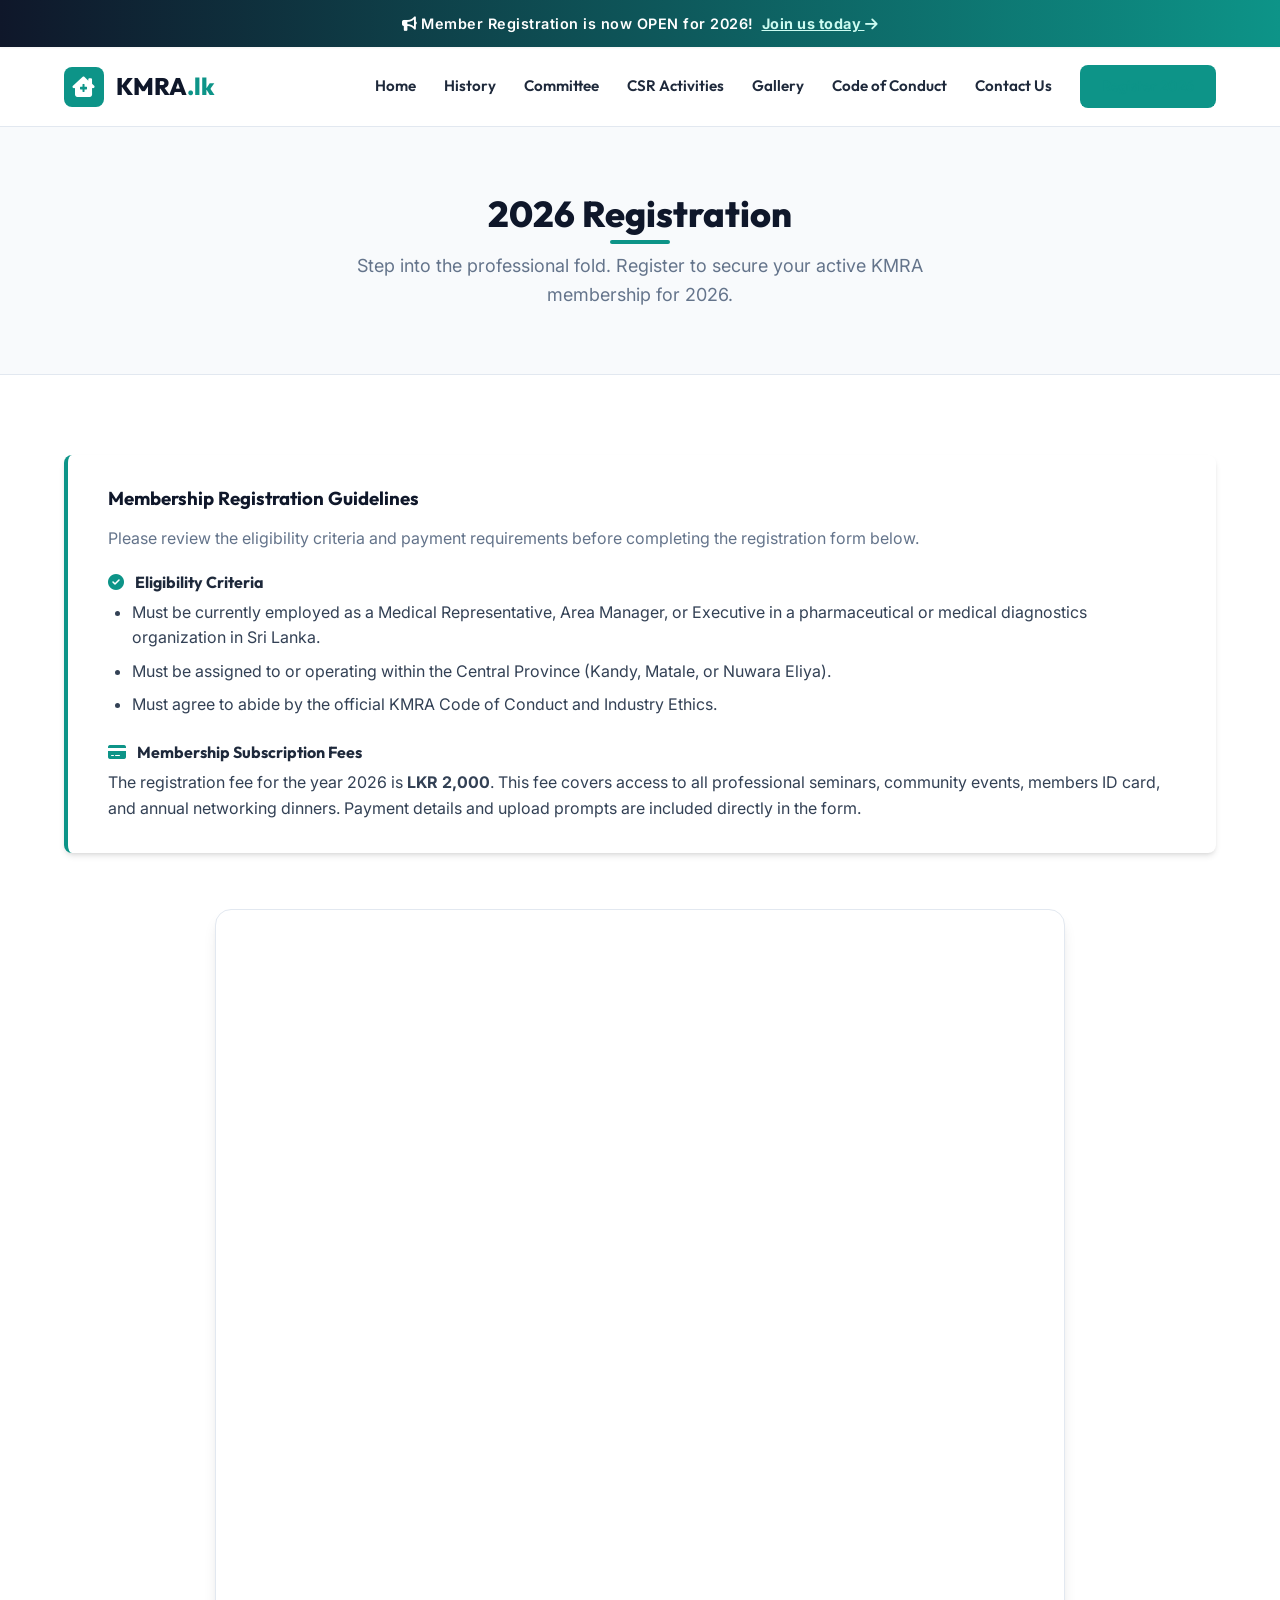
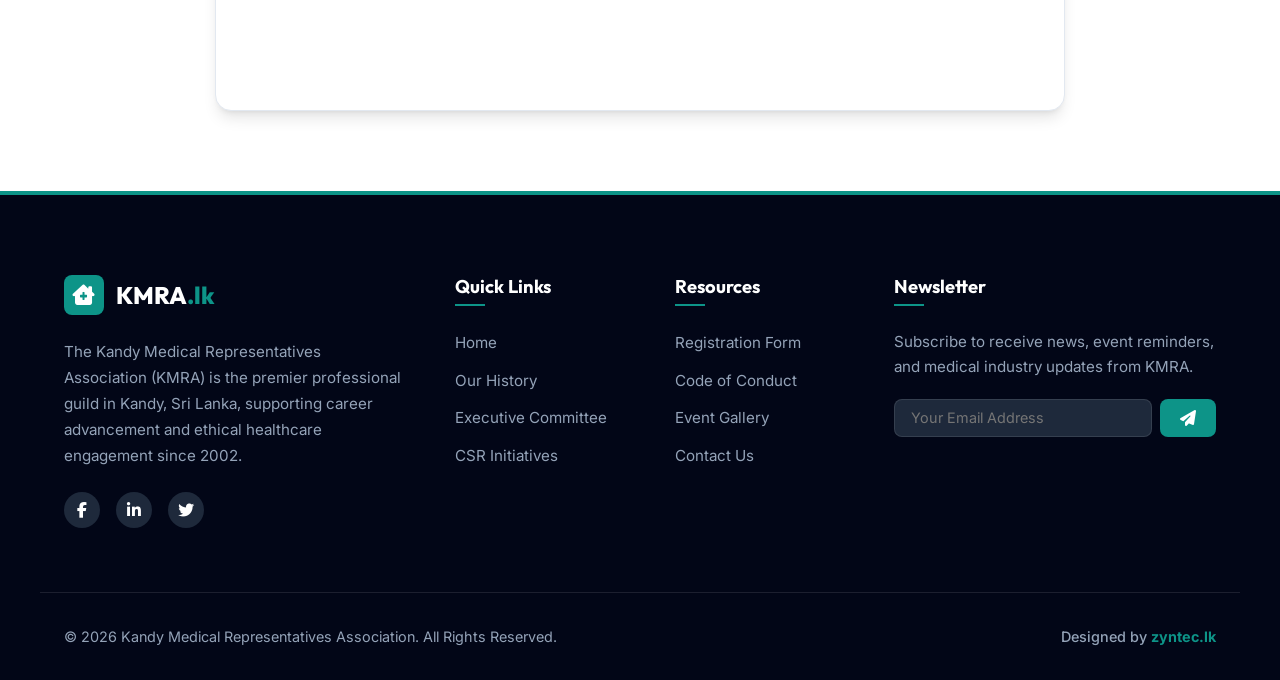
<file: register.html>
<!DOCTYPE html>
<html lang="en">
<head>
  <meta charset="UTF-8">
  <meta name="viewport" content="width=device-width, initial-scale=1.0">
  <title>Member Registration 2026 | Kandy Medical Representatives Association (KMRA)</title>
  <meta name="description" content="Register as a member of the Kandy Medical Representatives Association (KMRA) for 2026. Review eligibility criteria and submit your registration form online.">
  <!-- Stylesheets -->
  <link rel="stylesheet" href="css/style.css">
  <!-- FontAwesome Icons -->
  <link rel="stylesheet" href="https://cdnjs.cloudflare.com/ajax/libs/font-awesome/6.4.0/css/all.min.css">
</head>
<body>

  <!-- Top Announcement Banner -->
  <div class="announcement-banner">
    <span><i class="fa-solid fa-bullhorn"></i> Member Registration is now OPEN for 2026!</span>
    <a href="register.html">Join us today <i class="fa-solid fa-arrow-right"></i></a>
  </div>

  <!-- Global Header -->
  <header class="main-header">
    <div class="container header-container">
      <a href="index.html" class="logo" id="headerLogo">
        <div class="logo-icon">
          <i class="fa-solid fa-house-chimney-medical"></i>
        </div>
        <div class="logo-text">KMRA<span>.lk</span></div>
      </a>

      <!-- Desktop & Mobile Menu -->
      <button class="mobile-toggle" aria-label="Toggle Menu">
        <span></span>
        <span></span>
        <span></span>
      </button>

      <nav>
        <ul class="nav-links">
          <li><a href="index.html">Home</a></li>
          <li><a href="history.html">History</a></li>
          <li><a href="committee.html">Committee</a></li>
          <li><a href="csr.html">CSR Activities</a></li>
          <li><a href="gallery.html">Gallery</a></li>
          <li><a href="conduct.html">Code of Conduct</a></li>
          <li><a href="contact.html">Contact Us</a></li>
          <li><a href="register.html" class="btn btn-primary" style="padding: 0.5rem 1.25rem; font-size: 0.9rem;">Register 2026</a></li>
        </ul>
      </nav>
    </div>
  </header>

  <!-- Page Title Banner -->
  <section class="section section-bg" style="padding: 4rem 0; border-bottom: 1px solid var(--neutral-border);">
    <div class="container text-center reveal">
      <h1 class="section-title">2026 Registration</h1>
      <p class="section-subtitle" style="margin-bottom: 0;">Step into the professional fold. Register to secure your active KMRA membership for 2026.</p>
    </div>
  </section>

  <!-- Instructions & Eligibility -->
  <section class="section">
    <div class="container">
      <div class="reg-instruction-box reveal">
        <h3>Membership Registration Guidelines</h3>
        <p style="margin-bottom: 1.25rem; color: var(--neutral-slate-medium);">Please review the eligibility criteria and payment requirements before completing the registration form below.</p>
        
        <h4 style="margin-bottom: 0.5rem; color: var(--primary-navy-light);"><i class="fa-solid fa-circle-check" style="color: var(--accent-teal); margin-right: 0.5rem;"></i> Eligibility Criteria</h4>
        <ul>
          <li>Must be currently employed as a Medical Representative, Area Manager, or Executive in a pharmaceutical or medical diagnostics organization in Sri Lanka.</li>
          <li>Must be assigned to or operating within the Central Province (Kandy, Matale, or Nuwara Eliya).</li>
          <li>Must agree to abide by the official KMRA Code of Conduct and Industry Ethics.</li>
        </ul>

        <h4 style="margin-bottom: 0.5rem; color: var(--primary-navy-light);"><i class="fa-solid fa-credit-card" style="color: var(--accent-teal); margin-right: 0.5rem;"></i> Membership Subscription Fees</h4>
        <p>The registration fee for the year 2026 is <strong>LKR 2,000</strong>. This fee covers access to all professional seminars, community events, members ID card, and annual networking dinners. Payment details and upload prompts are included directly in the form.</p>
      </div>

      <!-- Styled Iframe Wrapper -->
      <div class="form-iframe-container reveal">
        <!-- We use a mock Google Form embed structure. 
             If a specific iframe URL is needed in production, developers can easily swap the source. -->
        <iframe 
          src="https://docs.google.com/forms/d/e/1FAIpQLSf1hN_mG8D0nKz33WwNn9Wexz1G1Fq5u5y_k_c_M-r12k1212/viewform?embedded=true" 
          title="KMRA Member Registration Form"
          loading="lazy">
          <!-- Fallback message if iframes are disabled or fail to load -->
          <div class="iframe-fallback">
            <div class="iframe-fallback-icon">
              <i class="fa-solid fa-file-signature"></i>
            </div>
            <h4>Registration Form</h4>
            <p>If the registration form does not display automatically inside this container, please click the button below to fill out the form directly on Google Forms.</p>
            <a href="https://docs.google.com/forms/d/e/1FAIpQLSf1hN_mG8D0nKz33WwNn9Wexz1G1Fq5u5y_k_c_M-r12k1212/viewform" target="_blank" rel="noopener noreferrer" class="btn btn-primary">Open Google Form <i class="fa-solid fa-arrow-up-right-from-square" style="margin-left: 0.5rem;"></i></a>
          </div>
        </iframe>
      </div>
    </div>
  </section>

  <!-- Global Footer -->
  <footer class="main-footer">
    <div class="container footer-grid">
      <div class="footer-about">
        <a href="index.html" class="logo">
          <div class="logo-icon">
            <i class="fa-solid fa-house-chimney-medical"></i>
          </div>
          <div class="logo-text">KMRA<span>.lk</span></div>
        </a>
        <p>The Kandy Medical Representatives Association (KMRA) is the premier professional guild in Kandy, Sri Lanka, supporting career advancement and ethical healthcare engagement since 2002.</p>
        <div class="social-links">
          <a href="#" aria-label="Facebook"><i class="fa-brands fa-facebook-f"></i></a>
          <a href="#" aria-label="LinkedIn"><i class="fa-brands fa-linkedin-in"></i></a>
          <a href="#" aria-label="Twitter"><i class="fa-brands fa-twitter"></i></a>
        </div>
      </div>

      <div class="footer-section">
        <h4 class="footer-heading">Quick Links</h4>
        <ul class="footer-links">
          <li><a href="index.html">Home</a></li>
          <li><a href="history.html">Our History</a></li>
          <li><a href="committee.html">Executive Committee</a></li>
          <li><a href="csr.html">CSR Initiatives</a></li>
        </ul>
      </div>

      <div class="footer-section">
        <h4 class="footer-heading">Resources</h4>
        <ul class="footer-links">
          <li><a href="register.html">Registration Form</a></li>
          <li><a href="conduct.html">Code of Conduct</a></li>
          <li><a href="gallery.html">Event Gallery</a></li>
          <li><a href="contact.html">Contact Us</a></li>
        </ul>
      </div>

      <div class="footer-newsletter">
        <h4 class="footer-heading">Newsletter</h4>
        <p>Subscribe to receive news, event reminders, and medical industry updates from KMRA.</p>
        <form id="newsletterForm" class="newsletter-form">
          <input type="email" placeholder="Your Email Address" required aria-label="Email Address">
          <button type="submit" aria-label="Subscribe"><i class="fa-solid fa-paper-plane"></i></button>
        </form>
      </div>
    </div>

    <div class="container footer-bottom">
      <p>&copy; 2026 Kandy Medical Representatives Association. All Rights Reserved.</p>
      <div class="designer-credit">
        Designed by <a href="https://zyntec.lk" target="_blank" rel="noopener noreferrer">zyntec.lk</a>
      </div>
    </div>
  </footer>

  <!-- Scripts -->
  <script src="js/main.js"></script>
</body>
</html>
</file>
<file: css/style.css>
/* ==========================================================================
   KMRA GLOBAL STYLESHEET (css/style.css)
   ========================================================================== */

/* 1. Google Fonts & Variables */
@import url('https://fonts.googleapis.com/css2?family=Inter:wght@300;400;500;600;700&family=Outfit:wght@400;500;600;700;800&display=swap');

:root {
  /* Color Tokens */
  --primary-navy: #0f172a;
  --primary-navy-light: #1e293b;
  --primary-navy-dark: #020617;
  --accent-teal: #0d9488;
  --accent-teal-hover: #0f766e;
  --accent-teal-light: #f0fdfa;
  --accent-teal-medium: #ccfbf1;
  --neutral-slate-dark: #334155;
  --neutral-slate-medium: #64748b;
  --neutral-slate-light: #94a3b8;
  --neutral-slate-bg: #f8fafc;
  --neutral-border: #e2e8f0;
  --white: #ffffff;
  --error: #ef4444;
  --success: #10b981;

  /* Typography */
  --font-heading: 'Outfit', -apple-system, BlinkMacSystemFont, "Segoe UI", Roboto, sans-serif;
  --font-body: 'Inter', -apple-system, BlinkMacSystemFont, "Segoe UI", Roboto, sans-serif;

  /* Shadow & Transitions */
  --shadow-sm: 0 1px 2px 0 rgba(0, 0, 0, 0.05);
  --shadow-md: 0 4px 6px -1px rgba(0, 0, 0, 0.1), 0 2px 4px -2px rgba(0, 0, 0, 0.1);
  --shadow-lg: 0 10px 15px -3px rgba(0, 0, 0, 0.1), 0 4px 6px -4px rgba(0, 0, 0, 0.1);
  --shadow-xl: 0 20px 25px -5px rgba(0, 0, 0, 0.1), 0 8px 10px -6px rgba(0, 0, 0, 0.1);
  --shadow-teal: 0 10px 15px -3px rgba(13, 148, 136, 0.15);
  --transition-fast: 0.2s cubic-bezier(0.4, 0, 0.2, 1);
  --transition-normal: 0.3s cubic-bezier(0.4, 0, 0.2, 1);
  --transition-slow: 0.5s cubic-bezier(0.4, 0, 0.2, 1);

  /* Layout */
  --max-width: 1200px;
  --header-height: 80px;
  --border-radius-sm: 0.375rem;
  --border-radius-md: 0.5rem;
  --border-radius-lg: 1rem;
  --border-radius-xl: 1.5rem;
}

/* 2. Resets & Base Styles */
*, *::before, *::after {
  box-sizing: border-box;
  margin: 0;
  padding: 0;
}

html {
  scroll-behavior: smooth;
  font-size: 16px;
  -webkit-text-size-adjust: 100%;
}

body {
  font-family: var(--font-body);
  color: var(--neutral-slate-dark);
  background-color: var(--white);
  line-height: 1.6;
  overflow-x: hidden;
}

h1, h2, h3, h4, h5, h6 {
  font-family: var(--font-heading);
  color: var(--primary-navy);
  font-weight: 700;
  line-height: 1.25;
}

a {
  color: inherit;
  text-decoration: none;
  transition: var(--transition-fast);
}

img {
  max-width: 100%;
  height: auto;
  display: block;
}

button, input, select, textarea {
  font-family: inherit;
  font-size: inherit;
  outline: none;
}

/* 3. Utility Classes */
.container {
  width: 100%;
  max-width: var(--max-width);
  margin-left: auto;
  margin-right: auto;
  padding-left: 1.5rem;
  padding-right: 1.5rem;
}

.section {
  padding: 5rem 0;
}

.section-bg {
  background-color: var(--neutral-slate-bg);
}

.text-center { text-align: center; }

.section-title {
  font-size: 2.25rem;
  font-weight: 800;
  margin-bottom: 1rem;
  position: relative;
  display: inline-block;
}

.section-title::after {
  content: '';
  position: absolute;
  bottom: -8px;
  left: 50%;
  transform: translateX(-50%);
  width: 60px;
  height: 4px;
  background-color: var(--accent-teal);
  border-radius: 2px;
}

.section-title.align-left {
  text-align: left;
  display: block;
}

.section-title.align-left::after {
  left: 0;
  transform: none;
}

.section-subtitle {
  font-size: 1.125rem;
  color: var(--neutral-slate-medium);
  max-width: 600px;
  margin: 0 auto 3rem;
  font-weight: 400;
}

.text-accent {
  color: var(--accent-teal);
}

/* Buttons */
.btn {
  display: inline-flex;
  align-items: center;
  justify-content: center;
  padding: 0.75rem 1.75rem;
  font-weight: 600;
  border-radius: var(--border-radius-md);
  border: 2px solid transparent;
  cursor: pointer;
  transition: all var(--transition-normal);
  font-family: var(--font-heading);
}

.btn-primary {
  background-color: var(--accent-teal);
  color: var(--white);
}

.btn-primary:hover {
  background-color: var(--accent-teal-hover);
  transform: translateY(-2px);
  box-shadow: var(--shadow-teal);
}

.btn-secondary {
  background-color: transparent;
  border-color: var(--accent-teal);
  color: var(--accent-teal);
}

.btn-secondary:hover {
  background-color: var(--accent-teal);
  color: var(--white);
  transform: translateY(-2px);
}

.btn-outline {
  background-color: transparent;
  border-color: var(--neutral-border);
  color: var(--primary-navy-light);
}

.btn-outline:hover {
  border-color: var(--accent-teal);
  color: var(--accent-teal);
  transform: translateY(-2px);
}

/* 4. Global Announcement Banner */
.announcement-banner {
  background: linear-gradient(90deg, var(--primary-navy) 0%, var(--accent-teal) 100%);
  color: var(--white);
  padding: 0.75rem 1.5rem;
  text-align: center;
  font-size: 0.9rem;
  font-weight: 600;
  position: relative;
  z-index: 1001;
  letter-spacing: 0.5px;
  box-shadow: var(--shadow-sm);
  display: flex;
  justify-content: center;
  align-items: center;
  gap: 0.5rem;
}

.announcement-banner a {
  text-decoration: underline;
  color: var(--accent-teal-medium);
  font-weight: 700;
  transition: opacity var(--transition-fast);
}

.announcement-banner a:hover {
  opacity: 0.85;
}

/* 5. Global Header & Navigation */
.main-header {
  height: var(--header-height);
  background-color: rgba(255, 255, 255, 0.85);
  backdrop-filter: blur(12px);
  -webkit-backdrop-filter: blur(12px);
  border-bottom: 1px solid var(--neutral-border);
  position: sticky;
  top: 0;
  z-index: 1000;
  transition: all var(--transition-normal);
}

.main-header.scrolled {
  height: 70px;
  background-color: rgba(255, 255, 255, 0.95);
  box-shadow: var(--shadow-md);
}

.header-container {
  display: flex;
  justify-content: space-between;
  align-items: center;
  height: 100%;
}

.logo {
  display: flex;
  align-items: center;
  gap: 0.75rem;
  font-family: var(--font-heading);
  font-weight: 800;
  font-size: 1.5rem;
  color: var(--primary-navy);
}

.logo-icon {
  background-color: var(--accent-teal);
  color: var(--white);
  width: 40px;
  height: 40px;
  border-radius: var(--border-radius-md);
  display: flex;
  align-items: center;
  justify-content: center;
  font-size: 1.25rem;
}

.logo-text span {
  color: var(--accent-teal);
}

.nav-links {
  display: flex;
  align-items: center;
  list-style: none;
  gap: 1.75rem;
  height: 100%;
}

.nav-links li {
  height: 100%;
  display: flex;
  align-items: center;
}

.nav-links a {
  font-family: var(--font-heading);
  font-weight: 600;
  color: var(--primary-navy-light);
  font-size: 0.95rem;
  position: relative;
  padding: 0.5rem 0;
}

.nav-links a:hover,
.nav-links a.active {
  color: var(--accent-teal);
}

.nav-links a::after {
  content: '';
  position: absolute;
  bottom: 0;
  left: 0;
  width: 0;
  height: 2px;
  background-color: var(--accent-teal);
  transition: width var(--transition-normal);
}

.nav-links a:hover::after,
.nav-links a.active::after {
  width: 100%;
}

/* Mobile Nav Styles */
.mobile-toggle {
  display: none;
  background: none;
  border: none;
  cursor: pointer;
  flex-direction: column;
  justify-content: space-between;
  width: 24px;
  height: 18px;
  z-index: 1002;
}

.mobile-toggle span {
  display: block;
  height: 2px;
  width: 100%;
  background-color: var(--primary-navy);
  border-radius: 1px;
  transition: all var(--transition-normal);
}

/* 6. Global Footer */
.main-footer {
  background-color: var(--primary-navy-dark);
  color: var(--neutral-slate-light);
  padding: 5rem 0 2rem;
  border-top: 4px solid var(--accent-teal);
}

.footer-grid {
  display: grid;
  grid-template-columns: 2fr 1fr 1fr 1.5fr;
  gap: 3rem;
  margin-bottom: 4rem;
}

.footer-about .logo {
  color: var(--white);
  margin-bottom: 1.5rem;
}

.footer-about p {
  line-height: 1.7;
  font-size: 0.95rem;
  margin-bottom: 1.5rem;
}

.footer-heading {
  color: var(--white);
  font-size: 1.15rem;
  margin-bottom: 1.5rem;
  position: relative;
  padding-bottom: 0.5rem;
}

.footer-heading::after {
  content: '';
  position: absolute;
  left: 0;
  bottom: 0;
  width: 30px;
  height: 2px;
  background-color: var(--accent-teal);
}

.footer-links {
  list-style: none;
}

.footer-links li {
  margin-bottom: 0.75rem;
}

.footer-links a {
  font-size: 0.95rem;
}

.footer-links a:hover {
  color: var(--white);
  padding-left: 5px;
}

.footer-contact li {
  display: flex;
  align-items: flex-start;
  gap: 0.75rem;
  margin-bottom: 1rem;
  font-size: 0.95rem;
}

.footer-contact li i {
  color: var(--accent-teal);
  margin-top: 4px;
}

.footer-newsletter p {
  font-size: 0.95rem;
  margin-bottom: 1.25rem;
}

.newsletter-form {
  display: flex;
  gap: 0.5rem;
}

.newsletter-form input {
  flex: 1;
  background-color: var(--primary-navy-light);
  border: 1px solid rgba(255, 255, 255, 0.1);
  color: var(--white);
  padding: 0.6rem 1rem;
  border-radius: var(--border-radius-md);
  font-size: 0.9rem;
}

.newsletter-form button {
  background-color: var(--accent-teal);
  border: none;
  color: var(--white);
  padding: 0 1.25rem;
  border-radius: var(--border-radius-md);
  cursor: pointer;
  transition: background-color var(--transition-fast);
}

.newsletter-form button:hover {
  background-color: var(--accent-teal-hover);
}

.footer-bottom {
  border-top: 1px solid rgba(255, 255, 255, 0.1);
  padding-top: 2rem;
  display: flex;
  justify-content: space-between;
  align-items: center;
  flex-wrap: wrap;
  gap: 1rem;
  font-size: 0.9rem;
}

.social-links {
  display: flex;
  gap: 1rem;
}

.social-links a {
  background-color: var(--primary-navy-light);
  color: var(--white);
  width: 36px;
  height: 36px;
  border-radius: 50%;
  display: flex;
  align-items: center;
  justify-content: center;
  transition: all var(--transition-fast);
}

.social-links a:hover {
  background-color: var(--accent-teal);
  transform: translateY(-3px);
}

.designer-credit {
  color: var(--neutral-slate-light);
  font-weight: 500;
}

.designer-credit a {
  color: var(--accent-teal);
  font-weight: 700;
  text-decoration: none;
}

.designer-credit a:hover {
  text-decoration: underline;
}

/* 7. Home Page Specific Styles */
/* Hero Section */
.hero {
  background: radial-gradient(circle at top right, var(--accent-teal-light) 0%, var(--white) 60%);
  padding: 6rem 0;
  overflow: hidden;
  position: relative;
}

.hero-grid {
  display: grid;
  grid-template-columns: 1.1fr 0.9fr;
  gap: 4rem;
  align-items: center;
}

.hero-content h1 {
  font-size: 3.5rem;
  font-weight: 800;
  line-height: 1.15;
  margin-bottom: 1.5rem;
}

.hero-content p {
  font-size: 1.25rem;
  color: var(--neutral-slate-medium);
  margin-bottom: 2.5rem;
  line-height: 1.6;
}

.hero-buttons {
  display: flex;
  gap: 1rem;
}

.hero-image-wrapper {
  position: relative;
  z-index: 1;
}

.hero-image-wrapper::before {
  content: '';
  position: absolute;
  top: 10%;
  left: 10%;
  width: 100%;
  height: 100%;
  background-color: var(--accent-teal-light);
  border-radius: var(--border-radius-xl);
  z-index: -1;
  transform: rotate(3deg);
}

.hero-image {
  border-radius: var(--border-radius-xl);
  box-shadow: var(--shadow-xl);
  border: 1px solid var(--neutral-border);
}

/* Stats Section */
.stats {
  background: linear-gradient(135deg, var(--primary-navy) 0%, var(--primary-navy-light) 100%);
  color: var(--white);
  padding: 4rem 0;
}

.stats-grid {
  display: grid;
  grid-template-columns: repeat(4, 1fr);
  gap: 2rem;
}

.stat-item {
  text-align: center;
  padding: 1.5rem;
}

.stat-number {
  font-family: var(--font-heading);
  font-size: 3.5rem;
  font-weight: 800;
  color: var(--accent-teal);
  margin-bottom: 0.5rem;
  display: block;
}

.stat-label {
  font-size: 1rem;
  color: var(--neutral-slate-light);
  font-weight: 500;
  text-transform: uppercase;
  letter-spacing: 1px;
}

/* Welcome Intro */
.welcome-section {
  text-align: center;
}

.welcome-content {
  max-width: 800px;
  margin: 0 auto;
  font-size: 1.15rem;
  line-height: 1.8;
  color: var(--neutral-slate-medium);
}

/* Quick Features */
.features-grid {
  display: grid;
  grid-template-columns: repeat(3, 1fr);
  gap: 2rem;
  margin-top: 2rem;
}

.feature-card {
  background-color: var(--white);
  border: 1px solid var(--neutral-border);
  padding: 2.5rem 2rem;
  border-radius: var(--border-radius-lg);
  box-shadow: var(--shadow-sm);
  transition: all var(--transition-normal);
}

.feature-card:hover {
  transform: translateY(-5px);
  box-shadow: var(--shadow-lg);
  border-color: var(--accent-teal);
}

.feature-icon {
  background-color: var(--accent-teal-light);
  color: var(--accent-teal);
  width: 60px;
  height: 60px;
  border-radius: var(--border-radius-md);
  display: flex;
  align-items: center;
  justify-content: center;
  font-size: 1.75rem;
  margin-bottom: 1.5rem;
}

.feature-card h3 {
  font-size: 1.35rem;
  margin-bottom: 1rem;
}

.feature-card p {
  color: var(--neutral-slate-medium);
  font-size: 0.95rem;
}

/* Section Teasers */
.teasers-grid {
  display: grid;
  grid-template-columns: repeat(2, 1fr);
  gap: 3rem;
}

.teaser-card {
  background-color: var(--white);
  border-radius: var(--border-radius-lg);
  overflow: hidden;
  box-shadow: var(--shadow-md);
  border: 1px solid var(--neutral-border);
  display: flex;
  flex-direction: column;
}

.teaser-img-placeholder {
  height: 220px;
  position: relative;
  display: flex;
  align-items: center;
  justify-content: center;
  overflow: hidden;
}

.teaser-img-placeholder svg {
  width: 100%;
  height: 100%;
}

.teaser-content {
  padding: 2rem;
  flex: 1;
  display: flex;
  flex-direction: column;
  justify-content: space-between;
}

.teaser-content h3 {
  font-size: 1.5rem;
  margin-bottom: 1rem;
}

.teaser-content p {
  color: var(--neutral-slate-medium);
  margin-bottom: 1.5rem;
  font-size: 1rem;
}

/* 8. History Page Styles */
/* Mission & Vision Section */
.mission-vision-grid {
  display: grid;
  grid-template-columns: 1fr 1fr;
  gap: 3rem;
  margin-bottom: 5rem;
}

.mv-card {
  background-color: var(--white);
  border-top: 5px solid var(--accent-teal);
  padding: 3rem;
  border-radius: var(--border-radius-lg);
  box-shadow: var(--shadow-md);
  position: relative;
}

.mv-card.vision-card {
  border-top-color: var(--primary-navy);
}

.mv-icon {
  position: absolute;
  top: -25px;
  right: 40px;
  width: 50px;
  height: 50px;
  background-color: var(--accent-teal);
  color: var(--white);
  border-radius: 50%;
  display: flex;
  align-items: center;
  justify-content: center;
  font-size: 1.25rem;
  box-shadow: var(--shadow-md);
}

.vision-card .mv-icon {
  background-color: var(--primary-navy);
}

.mv-card h3 {
  font-size: 1.75rem;
  margin-bottom: 1.25rem;
}

.mv-card p {
  color: var(--neutral-slate-medium);
  font-size: 1.05rem;
  line-height: 1.7;
}

/* Timeline Components */
.timeline-section {
  position: relative;
  max-width: 800px;
  margin: 0 auto;
  padding: 2rem 0;
}

.timeline-section::before {
  content: '';
  position: absolute;
  top: 0;
  bottom: 0;
  left: 50%;
  transform: translateX(-50%);
  width: 4px;
  background-color: var(--accent-teal-light);
  border-radius: 2px;
}

.timeline-item {
  position: relative;
  width: 50%;
  padding: 2rem 3rem;
  box-sizing: border-box;
}

.timeline-item:nth-child(odd) {
  left: 0;
  text-align: right;
}

.timeline-item:nth-child(even) {
  left: 50%;
  text-align: left;
}

.timeline-badge {
  position: absolute;
  top: 2.5rem;
  width: 20px;
  height: 20px;
  background-color: var(--white);
  border: 4px solid var(--accent-teal);
  border-radius: 50%;
  z-index: 2;
}

.timeline-item:nth-child(odd) .timeline-badge {
  right: -10px;
}

.timeline-item:nth-child(even) .timeline-badge {
  left: -10px;
}

.timeline-panel {
  background-color: var(--white);
  padding: 1.75rem;
  border-radius: var(--border-radius-lg);
  box-shadow: var(--shadow-md);
  border: 1px solid var(--neutral-border);
  transition: all var(--transition-normal);
}

.timeline-panel:hover {
  transform: translateY(-3px);
  border-color: var(--accent-teal);
  box-shadow: var(--shadow-lg);
}

.timeline-year {
  display: inline-block;
  background-color: var(--accent-teal-light);
  color: var(--accent-teal);
  font-family: var(--font-heading);
  font-weight: 800;
  padding: 0.25rem 0.75rem;
  border-radius: var(--border-radius-sm);
  font-size: 1.15rem;
  margin-bottom: 0.75rem;
}

.timeline-panel h4 {
  font-size: 1.25rem;
  margin-bottom: 0.5rem;
}

.timeline-panel p {
  color: var(--neutral-slate-medium);
  font-size: 0.95rem;
  line-height: 1.6;
}

/* 9. Committee Page Styles */
/* Leadership cards */
.leadership-row {
  display: flex;
  justify-content: center;
  gap: 3rem;
  margin-bottom: 5rem;
  flex-wrap: wrap;
}

.profile-card {
  background-color: var(--white);
  border: 1px solid var(--neutral-border);
  border-radius: var(--border-radius-lg);
  overflow: hidden;
  box-shadow: var(--shadow-sm);
  transition: all var(--transition-normal);
  width: 320px;
  text-align: center;
}

.profile-card:hover {
  transform: translateY(-5px);
  box-shadow: var(--shadow-xl);
  border-color: var(--accent-teal);
}

.profile-img-container {
  height: 280px;
  overflow: hidden;
  position: relative;
  background-color: var(--neutral-slate-bg);
}

.profile-img-container img {
  width: 100%;
  height: 100%;
  object-fit: cover;
  transition: transform var(--transition-slow);
}

.profile-card:hover .profile-img-container img {
  transform: scale(1.05);
}

.profile-role-badge {
  position: absolute;
  bottom: 15px;
  left: 50%;
  transform: translateX(-50%);
  background-color: var(--accent-teal);
  color: var(--white);
  font-family: var(--font-heading);
  font-weight: 700;
  font-size: 0.85rem;
  padding: 0.35rem 1rem;
  border-radius: 50px;
  text-transform: uppercase;
  letter-spacing: 1px;
  box-shadow: var(--shadow-md);
}

.profile-info {
  padding: 1.75rem;
}

.profile-name {
  font-size: 1.35rem;
  font-weight: 700;
  margin-bottom: 0.25rem;
}

.profile-title {
  color: var(--neutral-slate-medium);
  font-size: 0.95rem;
  margin-bottom: 1.25rem;
  font-weight: 500;
}

.profile-contact-links {
  display: flex;
  justify-content: center;
  gap: 1rem;
  border-top: 1px solid var(--neutral-border);
  padding-top: 1.25rem;
}

.profile-contact-links a {
  width: 36px;
  height: 36px;
  background-color: var(--neutral-slate-bg);
  border-radius: 50%;
  display: flex;
  align-items: center;
  justify-content: center;
  color: var(--neutral-slate-dark);
  font-size: 0.95rem;
}

.profile-contact-links a:hover {
  background-color: var(--accent-teal);
  color: var(--white);
}

/* Regular Committee Members */
.committee-section-title {
  border-top: 1px solid var(--neutral-border);
  padding-top: 4rem;
  margin-bottom: 3rem;
}

.committee-grid {
  display: grid;
  grid-template-columns: repeat(4, 1fr);
  gap: 2rem;
}

.committee-card {
  background-color: var(--white);
  border: 1px solid var(--neutral-border);
  padding: 2rem 1.5rem;
  border-radius: var(--border-radius-md);
  text-align: center;
  box-shadow: var(--shadow-sm);
  transition: all var(--transition-normal);
}

.committee-card:hover {
  border-color: var(--accent-teal);
  box-shadow: var(--shadow-md);
  transform: translateY(-2px);
}

.committee-card h4 {
  font-size: 1.15rem;
  margin-bottom: 0.25rem;
}

.committee-card p {
  color: var(--neutral-slate-medium);
  font-size: 0.85rem;
  font-weight: 600;
  text-transform: uppercase;
  letter-spacing: 0.5px;
  margin-bottom: 0.75rem;
}

.committee-card .c-company {
  color: var(--neutral-slate-light);
  font-size: 0.85rem;
  font-weight: 400;
  text-transform: none;
  letter-spacing: 0;
}

/* 10. Registration Page Styles */
.reg-instruction-box {
  background-color: var(--white);
  border-left: 4px solid var(--accent-teal);
  padding: 2rem 2.5rem;
  border-radius: var(--border-radius-md);
  box-shadow: var(--shadow-md);
  margin-bottom: 3.5rem;
}

.reg-instruction-box h3 {
  margin-bottom: 1rem;
}

.reg-instruction-box ul {
  padding-left: 1.5rem;
  margin-bottom: 1.5rem;
}

.reg-instruction-box li {
  margin-bottom: 0.5rem;
}

.form-iframe-container {
  position: relative;
  width: 100%;
  max-width: 850px;
  margin: 0 auto;
  background-color: var(--white);
  border: 1px solid var(--neutral-border);
  border-radius: var(--border-radius-lg);
  box-shadow: var(--shadow-lg);
  overflow: hidden;
  min-height: 800px;
}

.form-iframe-container iframe {
  width: 100%;
  height: 800px;
  border: none;
  display: block;
}

.iframe-fallback {
  padding: 4rem 2rem;
  text-align: center;
}

.iframe-fallback-icon {
  font-size: 3rem;
  color: var(--accent-teal);
  margin-bottom: 1.5rem;
}

.iframe-fallback h4 {
  font-size: 1.5rem;
  margin-bottom: 1rem;
}

.iframe-fallback p {
  color: var(--neutral-slate-medium);
  max-width: 500px;
  margin: 0 auto 2rem;
}

/* 11. CSR Activities Page Styles */
.csr-grid {
  display: grid;
  grid-template-columns: repeat(2, 1fr);
  gap: 3rem;
}

.csr-card {
  background-color: var(--white);
  border-radius: var(--border-radius-lg);
  overflow: hidden;
  box-shadow: var(--shadow-md);
  border: 1px solid var(--neutral-border);
  display: flex;
  flex-direction: column;
  transition: all var(--transition-normal);
}

.csr-card:hover {
  transform: translateY(-5px);
  box-shadow: var(--shadow-xl);
  border-color: var(--accent-teal);
}

.csr-img-box {
  height: 260px;
  overflow: hidden;
  background-color: var(--neutral-slate-bg);
}

.csr-img-box img {
  width: 100%;
  height: 100%;
  object-fit: cover;
  transition: transform var(--transition-slow);
}

.csr-card:hover .csr-img-box img {
  transform: scale(1.05);
}

.csr-info {
  padding: 2.25rem;
  flex: 1;
  display: flex;
  flex-direction: column;
  justify-content: space-between;
}

.csr-meta {
  display: flex;
  gap: 1.5rem;
  font-size: 0.85rem;
  color: var(--neutral-slate-medium);
  margin-bottom: 0.75rem;
  font-weight: 500;
}

.csr-meta span {
  display: flex;
  align-items: center;
  gap: 0.4rem;
}

.csr-meta i {
  color: var(--accent-teal);
}

.csr-info h3 {
  font-size: 1.5rem;
  margin-bottom: 1rem;
}

.csr-info p {
  color: var(--neutral-slate-medium);
  font-size: 0.95rem;
  line-height: 1.6;
  margin-bottom: 1.5rem;
}

.csr-impact-badge {
  display: inline-flex;
  align-items: center;
  gap: 0.5rem;
  background-color: var(--accent-teal-light);
  color: var(--accent-teal);
  padding: 0.5rem 1rem;
  border-radius: var(--border-radius-sm);
  font-size: 0.9rem;
  font-weight: 700;
  align-self: flex-start;
}

/* 12. Contact Us Page Styles */
.contact-layout {
  display: grid;
  grid-template-columns: 1fr 1.5fr;
  gap: 4rem;
}

.contacts-sidebar {
  display: flex;
  flex-direction: column;
  gap: 2.5rem;
}

.contact-card-executive {
  background-color: var(--white);
  border: 1px solid var(--neutral-border);
  padding: 2rem;
  border-radius: var(--border-radius-lg);
  box-shadow: var(--shadow-sm);
  position: relative;
  overflow: hidden;
}

.contact-card-executive::before {
  content: '';
  position: absolute;
  top: 0;
  left: 0;
  width: 4px;
  height: 100%;
  background-color: var(--accent-teal);
}

.contact-card-executive h4 {
  font-size: 1.25rem;
  margin-bottom: 0.25rem;
}

.contact-card-executive .c-role {
  color: var(--accent-teal);
  font-family: var(--font-heading);
  font-weight: 700;
  font-size: 0.85rem;
  text-transform: uppercase;
  letter-spacing: 0.5px;
  display: block;
  margin-bottom: 1.25rem;
}

.contact-details-list {
  list-style: none;
}

.contact-details-list li {
  display: flex;
  align-items: center;
  gap: 0.75rem;
  margin-bottom: 0.75rem;
  font-size: 0.95rem;
}

.contact-details-list li i {
  color: var(--neutral-slate-medium);
  width: 16px;
}

.contact-details-list a:hover {
  color: var(--accent-teal);
  text-decoration: underline;
}

/* General Inquiry Form */
.inquiry-form-card {
  background-color: var(--white);
  border: 1px solid var(--neutral-border);
  padding: 3rem;
  border-radius: var(--border-radius-lg);
  box-shadow: var(--shadow-md);
}

.inquiry-form-card h3 {
  font-size: 1.75rem;
  margin-bottom: 1.5rem;
}

.form-group-row {
  display: grid;
  grid-template-columns: 1fr 1fr;
  gap: 1.5rem;
  margin-bottom: 1.5rem;
}

.form-group {
  margin-bottom: 1.5rem;
}

.form-group label {
  display: block;
  font-weight: 600;
  font-size: 0.9rem;
  margin-bottom: 0.5rem;
  color: var(--primary-navy-light);
}

.form-control {
  width: 100%;
  border: 1px solid var(--neutral-border);
  background-color: var(--neutral-slate-bg);
  padding: 0.75rem 1rem;
  border-radius: var(--border-radius-md);
  font-family: var(--font-body);
  font-size: 0.95rem;
  color: var(--neutral-slate-dark);
  transition: all var(--transition-fast);
}

.form-control:focus {
  border-color: var(--accent-teal);
  background-color: var(--white);
  box-shadow: 0 0 0 3px rgba(13, 148, 136, 0.1);
}

textarea.form-control {
  resize: vertical;
  min-height: 150px;
}

/* Map Section */
.map-section-wrapper {
  margin-top: 5rem;
  border-radius: var(--border-radius-lg);
  overflow: hidden;
  box-shadow: var(--shadow-lg);
  border: 1px solid var(--neutral-border);
}

.map-container {
  height: 450px;
  position: relative;
  background-color: var(--neutral-slate-bg);
}

.map-container iframe {
  width: 100%;
  height: 100%;
  border: none;
  display: block;
}

/* 13. Gallery Page Styles */
.gallery-filter-bar {
  display: flex;
  justify-content: center;
  gap: 1rem;
  margin-bottom: 3rem;
  flex-wrap: wrap;
}

.gallery-filter-btn {
  background: none;
  border: 1px solid var(--neutral-border);
  padding: 0.5rem 1.5rem;
  border-radius: 50px;
  cursor: pointer;
  font-family: var(--font-heading);
  font-weight: 600;
  font-size: 0.9rem;
  color: var(--neutral-slate-medium);
  transition: all var(--transition-fast);
}

.gallery-filter-btn:hover,
.gallery-filter-btn.active {
  background-color: var(--accent-teal);
  color: var(--white);
  border-color: var(--accent-teal);
}

.gallery-grid {
  display: grid;
  grid-template-columns: repeat(3, 1fr);
  gap: 2rem;
}

.gallery-card {
  background-color: var(--white);
  border-radius: var(--border-radius-lg);
  overflow: hidden;
  box-shadow: var(--shadow-sm);
  border: 1px solid var(--neutral-border);
  transition: all var(--transition-normal);
  opacity: 1;
  transform: scale(1);
}

.gallery-card.hidden {
  display: none;
}

.gallery-card:hover {
  transform: translateY(-5px);
  box-shadow: var(--shadow-xl);
  border-color: var(--accent-teal);
}

.gallery-img-box {
  height: 240px;
  overflow: hidden;
  position: relative;
  background-color: var(--neutral-slate-bg);
}

.gallery-img-box img {
  width: 100%;
  height: 100%;
  object-fit: cover;
  transition: transform var(--transition-slow);
}

.gallery-card:hover .gallery-img-box img {
  transform: scale(1.05);
}

.gallery-overlay {
  position: absolute;
  top: 0;
  left: 0;
  width: 100%;
  height: 100%;
  background: linear-gradient(to top, rgba(15, 23, 42, 0.8) 0%, rgba(15, 23, 42, 0) 70%);
  opacity: 0;
  transition: opacity var(--transition-normal);
  display: flex;
  align-items: flex-end;
  padding: 1.5rem;
}

.gallery-card:hover .gallery-overlay {
  opacity: 1;
}

.gallery-overlay h4 {
  color: var(--white);
  font-size: 1.15rem;
}

.gallery-info {
  padding: 1.5rem;
}

.gallery-info h4 {
  font-size: 1.15rem;
  margin-bottom: 0.5rem;
}

.gallery-info p {
  color: var(--neutral-slate-medium);
  font-size: 0.85rem;
}

.gallery-category-badge {
  display: inline-block;
  background-color: var(--accent-teal-light);
  color: var(--accent-teal);
  font-size: 0.75rem;
  font-weight: 700;
  padding: 0.25rem 0.5rem;
  border-radius: var(--border-radius-sm);
  margin-bottom: 0.75rem;
  text-transform: uppercase;
  letter-spacing: 0.5px;
}

/* Custom SVG vectors fallback */
.svg-pattern-placeholder {
  width: 100%;
  height: 100%;
  display: flex;
  flex-direction: column;
  align-items: center;
  justify-content: center;
  background: linear-gradient(135deg, var(--primary-navy-light) 0%, var(--accent-teal-hover) 100%);
  color: var(--white);
  padding: 2rem;
  text-align: center;
}

.svg-pattern-placeholder i {
  font-size: 3rem;
  margin-bottom: 1rem;
  opacity: 0.85;
}

.svg-pattern-placeholder span {
  font-family: var(--font-heading);
  font-weight: 700;
  font-size: 1.25rem;
}

/* 14. Conduct / Resources Page Styles */
.conduct-intro {
  background-color: var(--white);
  border: 1px solid var(--neutral-border);
  padding: 3rem;
  border-radius: var(--border-radius-lg);
  box-shadow: var(--shadow-md);
  margin-bottom: 4rem;
}

.conduct-intro h3 {
  font-size: 1.75rem;
  margin-bottom: 1rem;
}

.conduct-grid {
  display: grid;
  grid-template-columns: 2fr 1fr;
  gap: 4rem;
}

.conduct-principles {
  display: flex;
  flex-direction: column;
  gap: 2.5rem;
}

.principle-item {
  display: flex;
  gap: 1.5rem;
}

.principle-number {
  background-color: var(--accent-teal-light);
  color: var(--accent-teal);
  width: 50px;
  height: 50px;
  border-radius: 50%;
  display: flex;
  align-items: center;
  justify-content: center;
  font-family: var(--font-heading);
  font-weight: 800;
  font-size: 1.25rem;
  flex-shrink: 0;
  box-shadow: var(--shadow-sm);
}

.principle-content h4 {
  font-size: 1.25rem;
  margin-bottom: 0.5rem;
}

.principle-content p {
  color: var(--neutral-slate-medium);
  font-size: 0.95rem;
  line-height: 1.6;
}

.resources-sidebar {
  background-color: var(--white);
  border: 1px solid var(--neutral-border);
  padding: 2.5rem 2rem;
  border-radius: var(--border-radius-lg);
  box-shadow: var(--shadow-md);
  align-self: flex-start;
}

.resources-sidebar h3 {
  font-size: 1.5rem;
  margin-bottom: 1.5rem;
  border-bottom: 2px solid var(--accent-teal);
  padding-bottom: 0.5rem;
}

.resource-list {
  list-style: none;
}

.resource-item {
  display: flex;
  align-items: center;
  justify-content: space-between;
  padding: 1rem 0;
  border-bottom: 1px solid var(--neutral-border);
}

.resource-item:last-child {
  border-bottom: none;
}

.resource-info {
  display: flex;
  align-items: center;
  gap: 0.75rem;
}

.resource-info i {
  color: var(--accent-teal);
  font-size: 1.5rem;
}

.resource-title {
  font-weight: 600;
  font-size: 0.95rem;
  display: block;
  color: var(--primary-navy-light);
}

.resource-size {
  font-size: 0.75rem;
  color: var(--neutral-slate-medium);
}

.resource-download-btn {
  color: var(--neutral-slate-medium);
  font-size: 1.15rem;
  transition: color var(--transition-fast);
}

.resource-download-btn:hover {
  color: var(--accent-teal);
}

/* 15. Scroll-triggered Reveal Animations */
.reveal {
  position: relative;
  opacity: 0;
  transform: translateY(30px);
  transition: all var(--transition-slow);
}

.reveal.active {
  opacity: 1;
  transform: translateY(0);
}

/* 16. Media Queries & Responsive Styling */
@media (max-width: 1024px) {
  .hero-content h1 {
    font-size: 3rem;
  }
  .features-grid {
    grid-template-columns: repeat(2, 1fr);
  }
  .features-grid .feature-card:last-child {
    grid-column: span 2;
  }
  .committee-grid {
    grid-template-columns: repeat(3, 1fr);
  }
  .gallery-grid {
    grid-template-columns: repeat(2, 1fr);
  }
}

@media (max-width: 768px) {
  :root {
    --header-height: 70px;
  }

  .section {
    padding: 3.5rem 0;
  }

  .section-title {
    font-size: 1.85rem;
  }

  /* Header mobile navigation */
  .mobile-toggle {
    display: flex;
  }

  .nav-links {
    position: fixed;
    top: var(--header-height);
    right: -100%;
    width: 280px;
    height: calc(100vh - var(--header-height));
    background-color: var(--white);
    border-left: 1px solid var(--neutral-border);
    flex-direction: column;
    align-items: flex-start;
    padding: 2rem 2.5rem;
    gap: 1.5rem;
    transition: right var(--transition-normal);
    box-shadow: var(--shadow-xl);
  }

  .nav-links.active {
    right: 0;
  }

  .nav-links li {
    width: 100%;
    height: auto;
  }

  .nav-links a {
    font-size: 1.1rem;
    width: 100%;
    padding: 0.5rem 0;
  }

  .nav-links a::after {
    display: none;
  }

  /* Hamburger transform when menu is active */
  .mobile-toggle.active span:nth-child(1) {
    transform: rotate(45deg) translate(5px, 5px);
  }

  .mobile-toggle.active span:nth-child(2) {
    opacity: 0;
  }

  .mobile-toggle.active span:nth-child(3) {
    transform: rotate(-45deg) translate(6px, -6px);
  }

  /* Hero Section */
  .hero {
    padding: 4rem 0;
  }

  .hero-grid {
    grid-template-columns: 1fr;
    gap: 3rem;
  }

  .hero-content {
    text-align: center;
  }

  .hero-content h1 {
    font-size: 2.5rem;
  }

  .hero-buttons {
    justify-content: center;
  }

  .hero-image-wrapper {
    max-width: 500px;
    margin: 0 auto;
  }

  /* Footer Section */
  .footer-grid {
    grid-template-columns: 1fr 1fr;
    gap: 2rem;
  }

  .footer-about {
    grid-column: span 2;
  }

  .footer-newsletter {
    grid-column: span 2;
  }

  /* Home Page Elements */
  .stats-grid {
    grid-template-columns: repeat(2, 1fr);
  }

  .features-grid {
    grid-template-columns: 1fr;
  }

  .features-grid .feature-card:last-child {
    grid-column: span 1;
  }

  .teasers-grid {
    grid-template-columns: 1fr;
    gap: 2rem;
  }

  /* Timeline */
  .timeline-section::before {
    left: 20px;
  }

  .timeline-item {
    width: 100%;
    padding: 1.5rem 1rem 1.5rem 3rem;
  }

  .timeline-item:nth-child(odd) {
    text-align: left;
  }

  .timeline-item:nth-child(odd) .timeline-badge,
  .timeline-item:nth-child(even) .timeline-badge {
    left: 10px;
    right: auto;
  }

  .timeline-item:nth-child(even) {
    left: 0;
  }

  /* Mission & Vision */
  .mission-vision-grid {
    grid-template-columns: 1fr;
    gap: 2rem;
  }

  /* Committee */
  .committee-grid {
    grid-template-columns: repeat(2, 1fr);
  }

  /* CSR Grid */
  .csr-grid {
    grid-template-columns: 1fr;
    gap: 2rem;
  }

  /* Contact page */
  .contact-layout {
    grid-template-columns: 1fr;
    gap: 3rem;
  }

  .inquiry-form-card {
    padding: 2rem;
  }

  /* Gallery grid */
  .gallery-grid {
    grid-template-columns: 1fr;
  }

  /* Conduct grid */
  .conduct-grid {
    grid-template-columns: 1fr;
    gap: 3rem;
  }
}

@media (max-width: 480px) {
  .stats-grid {
    grid-template-columns: 1fr;
  }

  .stat-number {
    font-size: 2.75rem;
  }

  .footer-grid {
    grid-template-columns: 1fr;
  }

  .footer-about,
  .footer-newsletter {
    grid-column: span 1;
  }

  .newsletter-form {
    flex-direction: column;
  }

  .newsletter-form button {
    padding: 0.75rem;
  }

  .hero-buttons {
    flex-direction: column;
    width: 100%;
  }

  .hero-buttons .btn {
    width: 100%;
  }

  .committee-grid {
    grid-template-columns: 1fr;
  }

  .form-group-row {
    grid-template-columns: 1fr;
    gap: 0;
  }

  .gallery-filter-bar {
    gap: 0.5rem;
  }

  .gallery-filter-btn {
    padding: 0.4rem 1rem;
    font-size: 0.8rem;
  }
}
</file>
